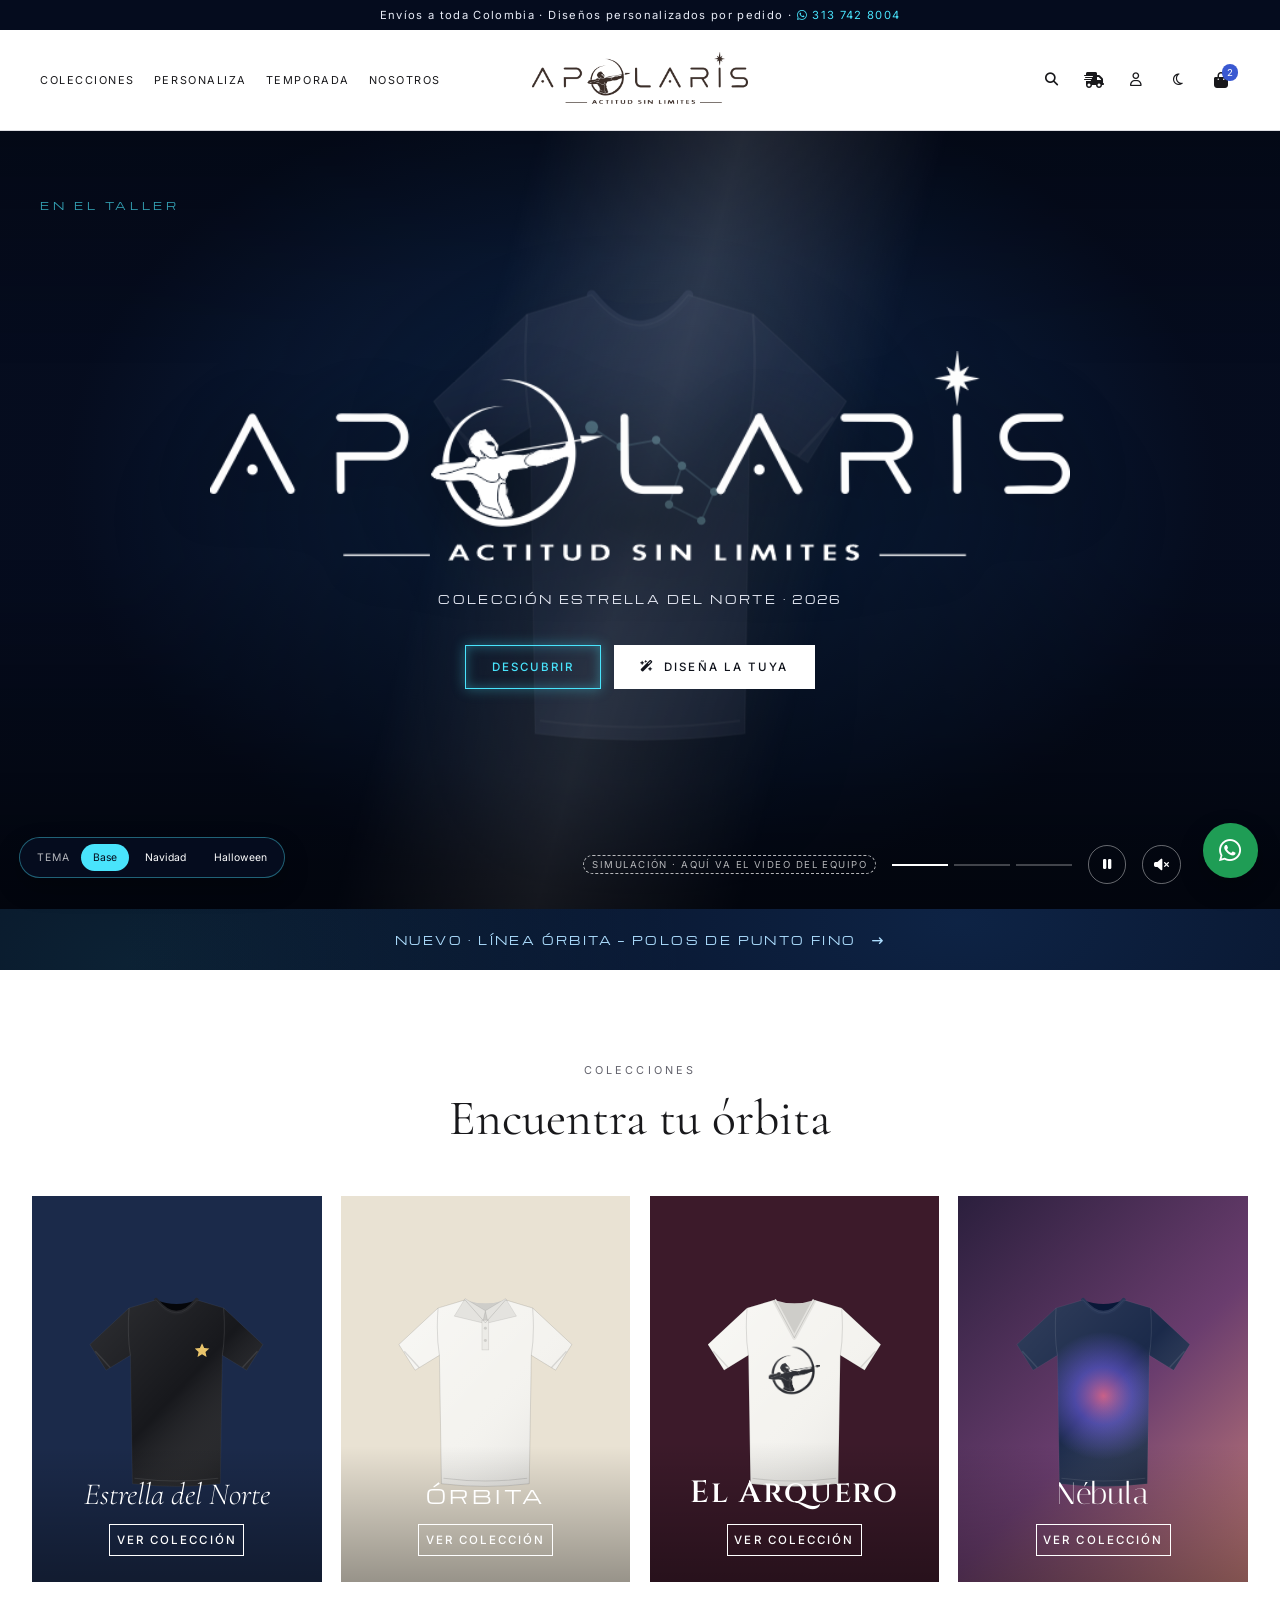
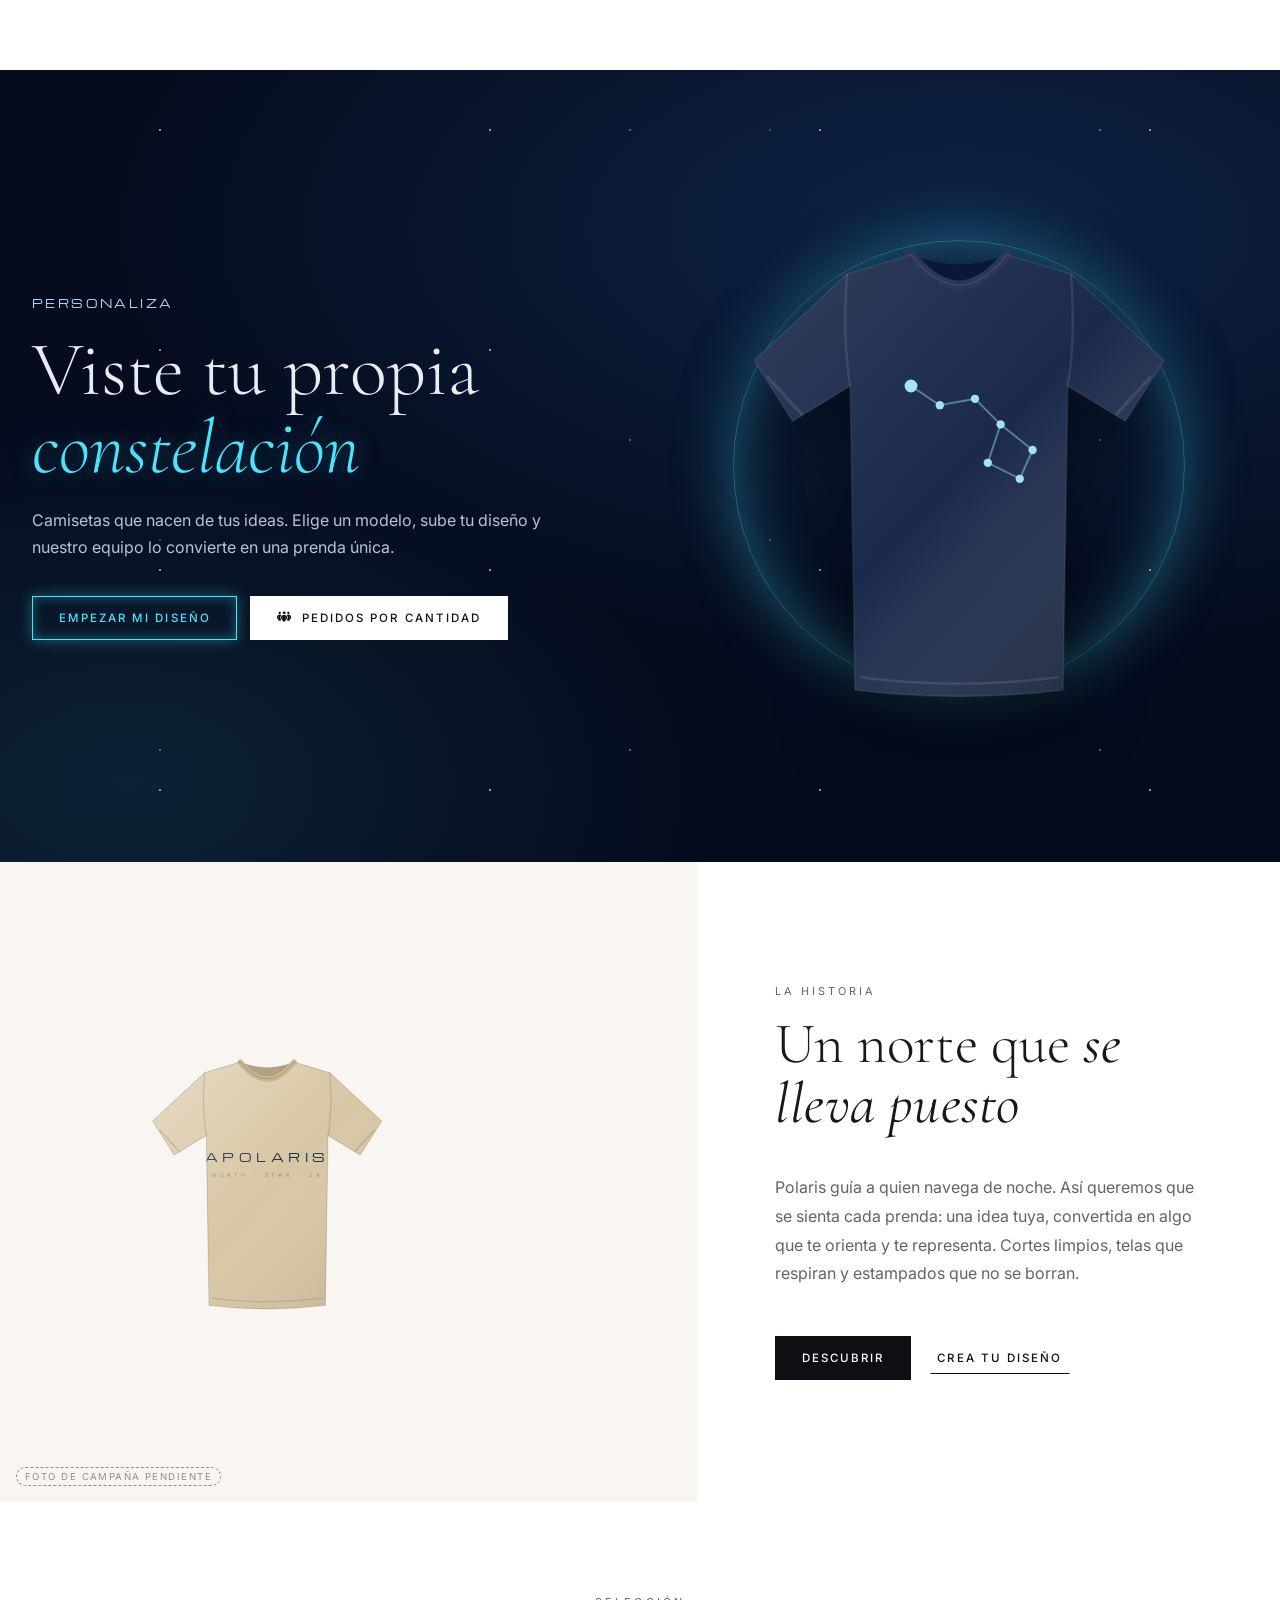
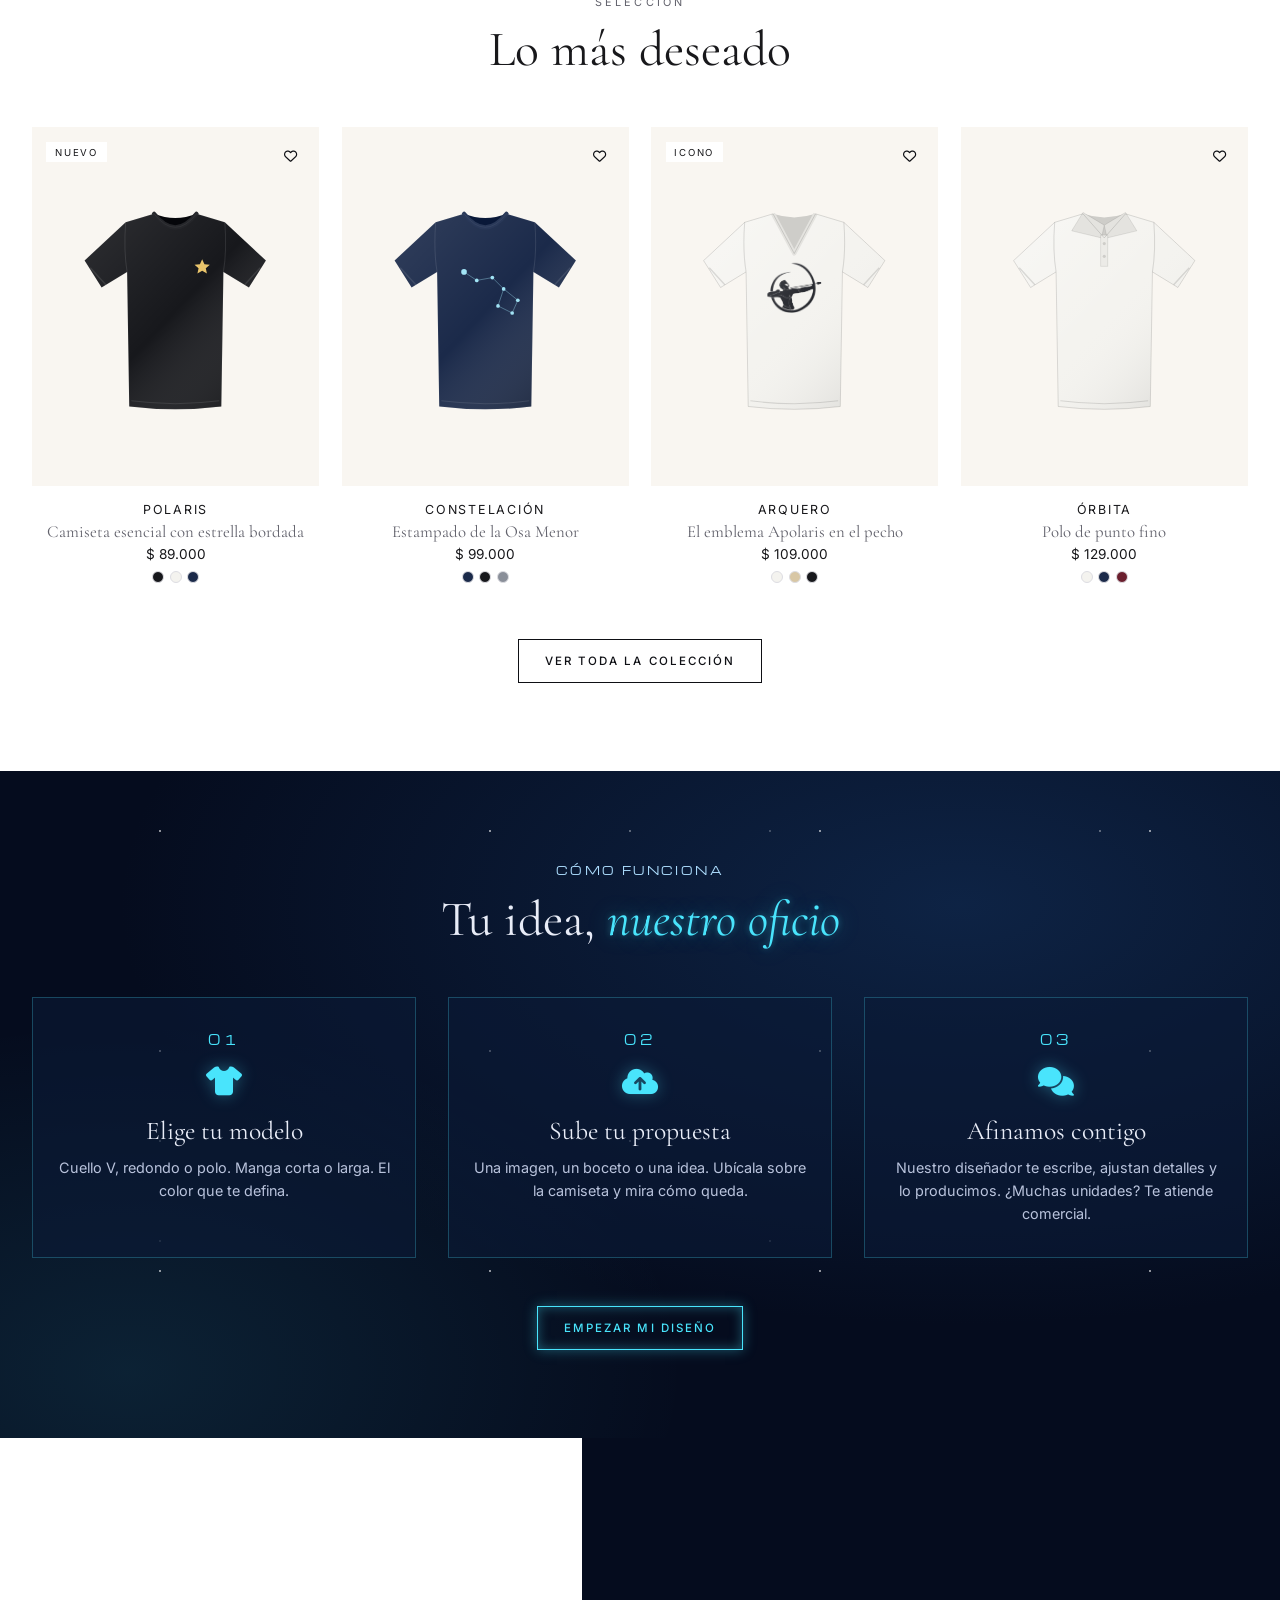
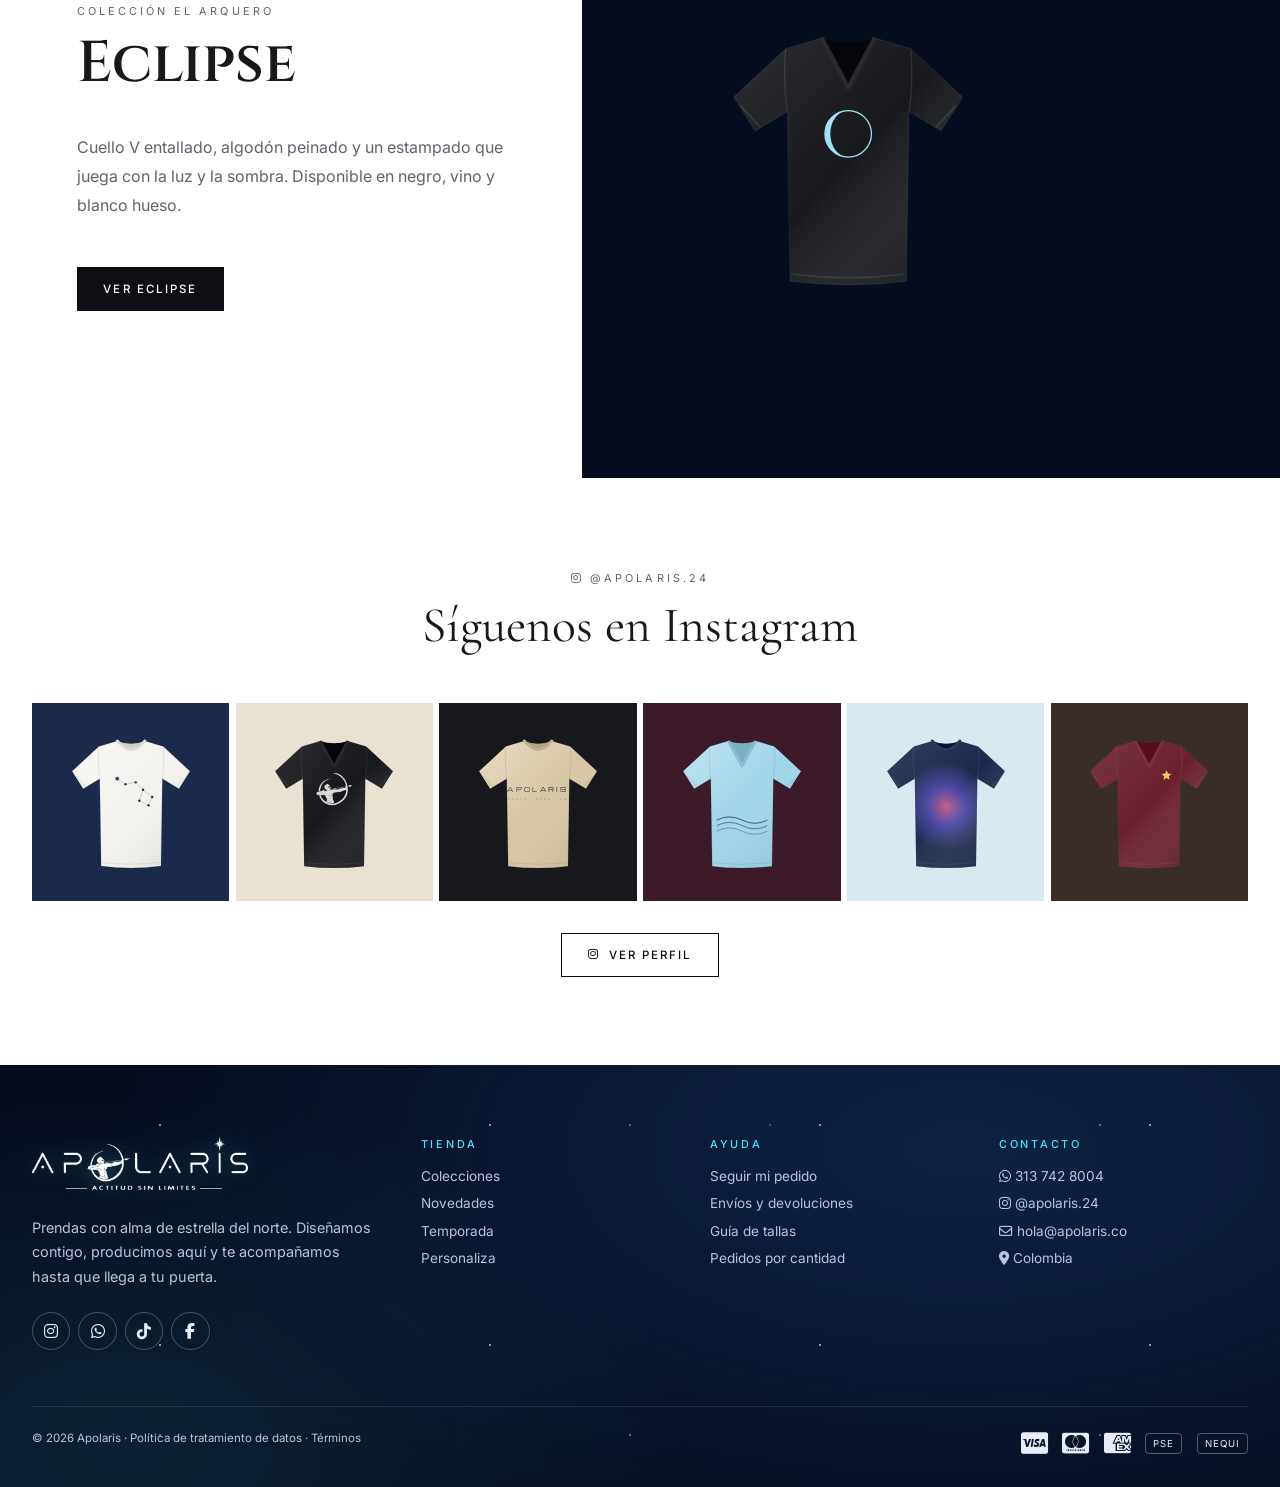
<file: index.html>
<!doctype html>
<html lang="es">
<head>
  <meta charset="utf-8">
  <meta name="viewport" content="width=device-width, initial-scale=1, viewport-fit=cover">
  <title>Apolaris · Tienda</title>
  <meta name="theme-color" content="#f1ede6">
  <link rel="icon" href="assets/icono.png">
  <link rel="manifest" href="manifest.webmanifest">
  <link rel="preconnect" href="https://fonts.googleapis.com">
  <link rel="preconnect" href="https://fonts.gstatic.com" crossorigin>
  <link href="https://fonts.googleapis.com/css2?family=Cormorant+Garamond:ital,wght@0,300;0,400;0,500;1,300;1,400&family=Inter:wght@300;400;500;600&family=Michroma&family=Cinzel:wght@400;600&family=Italiana&display=swap" rel="stylesheet">
  <link rel="stylesheet" href="https://cdnjs.cloudflare.com/ajax/libs/font-awesome/6.7.2/css/all.min.css">
  <link rel="stylesheet" href="assets/styles.css">
</head>
<body data-page="home">

  <!-- Hero tipo Cartier: video de marca a pantalla completa.
       En producción: <video autoplay muted loop playsinline poster="…"> con el video del equipo. -->
  <section class="hero-video" id="reel">
    <div class="reel" aria-hidden="true">
      <div class="shot shot-1 on">
        <span class="cap">En el taller</span>
        <div class="subject" data-shirt='{"color":"noche","neck":"redondo","print":"constelacion"}'></div>
      </div>
      <div class="shot shot-2">
        <span class="cap">Tu idea, trazo a trazo</span>
        <svg viewBox="0 0 400 260" fill="none">
          <path class="draw" d="M60,70 L120,110 L190,96 L250,150 L230,210 L300,228 L320,170 L250,150" stroke="var(--glow)" stroke-width="1.6"/>
          <g fill="var(--night-fg)">
            <circle class="pop" style="animation-delay:.3s" cx="60" cy="70" r="7"/>
            <circle class="pop" style="animation-delay:.9s" cx="120" cy="110" r="4.5"/>
            <circle class="pop" style="animation-delay:1.4s" cx="190" cy="96" r="4.5"/>
            <circle class="pop" style="animation-delay:1.9s" cx="250" cy="150" r="5"/>
            <circle class="pop" style="animation-delay:2.4s" cx="230" cy="210" r="4.5"/>
            <circle class="pop" style="animation-delay:2.9s" cx="300" cy="228" r="4.5"/>
            <circle class="pop" style="animation-delay:3.3s" cx="320" cy="170" r="5"/>
          </g>
        </svg>
      </div>
      <div class="shot shot-3">
        <span class="cap">Hecho en Colombia</span>
        <div class="row" id="parade"></div>
      </div>
    </div>
    <div class="shade"></div>
    <div class="overlay">
      <div>
        <span class="brand"><img src="assets/logo-blanco.png" alt="Apolaris · Actitud sin límites"></span>
        <span class="eyebrow display">Colección Estrella del Norte · 2026</span>
        <div class="ctas">
          <a class="btn btn-glow" href="coleccion.html">Descubrir</a>
          <a class="btn btn-light" href="personaliza.html"><i class="fa-solid fa-wand-magic-sparkles"></i> Diseña la tuya</a>
        </div>
      </div>
    </div>
    <div class="reel-ui">
      <div class="bars" id="bars"><span><i></i></span><span><i></i></span><span><i></i></span></div>
      <button class="ctrl" id="play" aria-label="Pausar video"><i class="fa-solid fa-pause"></i></button>
      <button class="ctrl" id="mute" aria-label="Activar sonido"><i class="fa-solid fa-volume-xmark"></i></button>
      <span class="mock-note">Simulación · aquí va el video del equipo</span>
    </div>
  </section>

  <!-- Banner de temporada (cambia con el tema) -->
  <section id="temporada">
    <a href="coleccion.html" class="season-banner base night" style="padding:1.4rem 1rem;place-items:center;text-align:center">
      <span class="eyebrow display">Nuevo · Línea Órbita — polos de punto fino <i class="fa-solid fa-arrow-right-long" style="margin-left:.6rem"></i></span>
    </a>
    <a href="coleccion.html" class="season-banner navidad" style="padding:1.4rem 1rem;place-items:center;text-align:center;background:#7d0f22;color:#fff">
      <span class="eyebrow display" style="color:#fff"><i class="fa-solid fa-gift"></i> &nbsp;Navidad Apolaris · regala una estrella — envío gratis desde $200.000</span>
    </a>
    <a href="coleccion.html" class="season-banner halloween" style="padding:1.4rem 1rem;place-items:center;text-align:center;background:#2a1238;color:#f7b267">
      <span class="eyebrow display" style="color:#f7b267"><i class="fa-solid fa-ghost"></i> &nbsp;Noche de Halloween · diseños de edición nocturna</span>
    </a>
  </section>

  <!-- Colecciones -->
  <section class="section">
    <div class="container">
      <div class="section-title">
        <span class="eyebrow">Colecciones</span>
        <h2>Encuentra tu órbita</h2>
      </div>
      <div class="tiles four" id="tiles"></div>
    </div>
  </section>

  <!-- Bloque «constelación» -->
  <section class="hero night">
    <div class="stars"></div>
    <div class="inner">
      <div>
        <span class="eyebrow display">Personaliza</span>
        <h1>Viste tu propia <em>constelación</em></h1>
        <p>Camisetas que nacen de tus ideas. Elige un modelo, sube tu diseño y nuestro equipo lo convierte en una prenda única.</p>
        <div style="display:flex;gap:.8rem;margin-top:2.2rem;flex-wrap:wrap" class="hero-ctas">
          <a class="btn btn-glow" href="personaliza.html">Empezar mi diseño</a>
          <a class="btn btn-light" data-wa="Hola, quiero cotizar camisetas por cantidad (equipo/empresa)"><i class="fa-solid fa-people-group"></i> Pedidos por cantidad</a>
        </div>
      </div>
      <div class="shirt-stage" data-shirt='{"color":"noche","neck":"redondo","print":"constelacion"}'></div>
    </div>
  </section>

  <!-- Editorial tipo «Love» -->
  <section class="editorial">
    <div class="media">
      <div style="width:62%" data-shirt='{"color":"arena","neck":"redondo","print":"texto"}'></div>
      <span class="mock-note" style="position:absolute;bottom:1rem;left:1rem;color:var(--muted-foreground)">Foto de campaña pendiente</span>
    </div>
    <div class="copy">
      <span class="eyebrow">La historia</span>
      <h2>Un norte que <em class="serif" style="font-style:italic">se lleva puesto</em></h2>
      <p>Polaris guía a quien navega de noche. Así queremos que se sienta cada prenda: una idea tuya, convertida en algo que te orienta y te representa. Cortes limpios, telas que respiran y estampados que no se borran.</p>
      <div style="display:flex;gap:1.2rem;margin-top:2rem;align-items:center;flex-wrap:wrap">
        <a class="btn btn-primary" href="coleccion.html">Descubrir</a>
        <a class="btn btn-ghost" href="personaliza.html">Crea tu diseño</a>
      </div>
    </div>
  </section>

  <!-- Productos destacados -->
  <section class="section">
    <div class="container">
      <div class="section-title">
        <span class="eyebrow">Selección</span>
        <h2>Lo más deseado</h2>
      </div>
      <div class="carousel" id="featured"></div>
      <div style="text-align:center;margin-top:2.5rem"><a class="btn btn-secondary" href="coleccion.html">Ver toda la colección</a></div>
    </div>
  </section>

  <!-- Diseña la tuya -->
  <section class="section night">
    <div class="stars"></div>
    <div class="container" style="position:relative;z-index:1">
      <div class="section-title">
        <span class="eyebrow display">Cómo funciona</span>
        <h2 style="color:var(--night-fg)">Tu idea, <span class="glow-text" style="font-style:italic">nuestro oficio</span></h2>
      </div>
      <div class="steps">
        <div class="step"><div class="num">01</div><i class="fa-solid fa-shirt"></i><h3>Elige tu modelo</h3><p>Cuello V, redondo o polo. Manga corta o larga. El color que te defina.</p></div>
        <div class="step"><div class="num">02</div><i class="fa-solid fa-cloud-arrow-up"></i><h3>Sube tu propuesta</h3><p>Una imagen, un boceto o una idea. Ubícala sobre la camiseta y mira cómo queda.</p></div>
        <div class="step"><div class="num">03</div><i class="fa-solid fa-comments"></i><h3>Afinamos contigo</h3><p>Nuestro diseñador te escribe, ajustan detalles y lo producimos. ¿Muchas unidades? Te atiende comercial.</p></div>
      </div>
      <div style="text-align:center;margin-top:3rem"><a class="btn btn-glow" href="personaliza.html">Empezar mi diseño</a></div>
    </div>
  </section>

  <!-- Editorial invertido -->
  <section class="editorial reverse">
    <div class="media" style="background:var(--night)">
      <div style="width:62%" data-shirt='{"color":"negro","neck":"v","print":"eclipse"}'></div>
    </div>
    <div class="copy">
      <span class="eyebrow">Colección El Arquero</span>
      <h2 style="font-family:'Cinzel',serif;font-weight:600">Eclipse</h2>
      <p>Cuello V entallado, algodón peinado y un estampado que juega con la luz y la sombra. Disponible en negro, vino y blanco hueso.</p>
      <div style="margin-top:2rem"><a class="btn btn-primary" href="producto.html?p=eclipse">Ver Eclipse</a></div>
    </div>
  </section>

  <!-- Instagram -->
  <section class="section">
    <div class="container">
      <div class="section-title">
        <span class="eyebrow"><i class="fa-brands fa-instagram"></i> @apolaris.24</span>
        <h2>Síguenos en Instagram</h2>
      </div>
      <div class="insta" id="insta"></div>
      <div style="text-align:center;margin-top:2rem"><a class="btn btn-secondary" href="https://www.instagram.com/apolaris.24/" target="_blank" rel="noopener"><i class="fa-brands fa-instagram"></i> Ver perfil</a></div>
    </div>
  </section>

  <script src="assets/app.js"></script>
  <script>
    window.pageInit = () => {
      // Colecciones: cada una con su tipografía
      document.getElementById('tiles').innerHTML = COLLECTIONS.map((c) => `
        <a class="tile" href="coleccion.html?c=${c.id}" style="background:${c.bg}">
          <div class="art">${shirtSVG({ color: c.look[0], print: c.look[1], neck: c.look[2] })}</div>
          <div class="caption"><h3>${collectionTitle(c, 'color:#fff')}</h3><span class="btn-ghost btn" style="color:#fff;border-color:#fff">Ver colección</span></div>
        </a>`).join('');

      document.getElementById('featured').innerHTML = PRODUCTS.map((p) => productCard(p)).join('');
      const bgs = ['#1b2a4a', '#e9e2d3', '#17181c', '#3c1a2a', '#d8e9ef', '#3a2d28'];
      const looks = [['blanco', 'constelacion'], ['negro', 'arquero'], ['arena', 'texto'], ['cielo', 'ondas'], ['noche', 'nebula'], ['vino', 'estrella']];
      document.getElementById('insta').innerHTML = looks.map(([c, pr], i) =>
        `<a href="https://www.instagram.com/apolaris.24/" target="_blank" rel="noopener" style="background:${bgs[i]}">${shirtSVG({ color: c, print: pr, neck: i % 2 ? 'v' : 'redondo' })}</a>`).join('');

      // Video simulado: tres tomas que se alternan, con barras de progreso, pausa y sonido
      document.getElementById('parade').innerHTML = [['blanco', 'arquero', 'v'], ['negro', 'estrella', 'redondo'], ['arena', 'texto', 'redondo'], ['vino', 'none', 'polo'], ['cielo', 'ondas', 'v']]
        .map(([c, p, n]) => `<div>${shirtSVG({ color: c, print: p, neck: n })}</div>`).join('');
      const reel = document.getElementById('reel');
      const shots = [...reel.querySelectorAll('.shot')];
      const bars = [...document.querySelectorAll('#bars span')];
      let i = 0;
      let timer;
      const restart = (el) => { el.style.animation = 'none'; void el.offsetWidth; el.style.animation = ''; };
      const show = (n) => {
        i = n % shots.length;
        shots.forEach((s, k) => {
          s.classList.toggle('on', k === i);
          if (k === i) s.querySelectorAll('.subject, .row, .draw, .pop').forEach(restart);
        });
        bars.forEach((b, k) => {
          b.classList.toggle('done', k < i);
          b.classList.toggle('on', k === i);
          restart(b.querySelector('i'));
        });
      };
      const play = () => { clearInterval(timer); timer = setInterval(() => show(i + 1), 6000); };
      show(0);
      play();
      document.getElementById('play').addEventListener('click', (e) => {
        const paused = reel.classList.toggle('paused');
        e.currentTarget.innerHTML = paused ? '<i class="fa-solid fa-play"></i>' : '<i class="fa-solid fa-pause"></i>';
        e.currentTarget.setAttribute('aria-label', paused ? 'Reproducir video' : 'Pausar video');
        paused ? clearInterval(timer) : play();
      });
      document.getElementById('mute').addEventListener('click', (e) => {
        const icon = e.currentTarget.querySelector('i');
        icon.classList.toggle('fa-volume-xmark');
        icon.classList.toggle('fa-volume-high');
      });
    };
  </script>
</body>
</html>
</file>
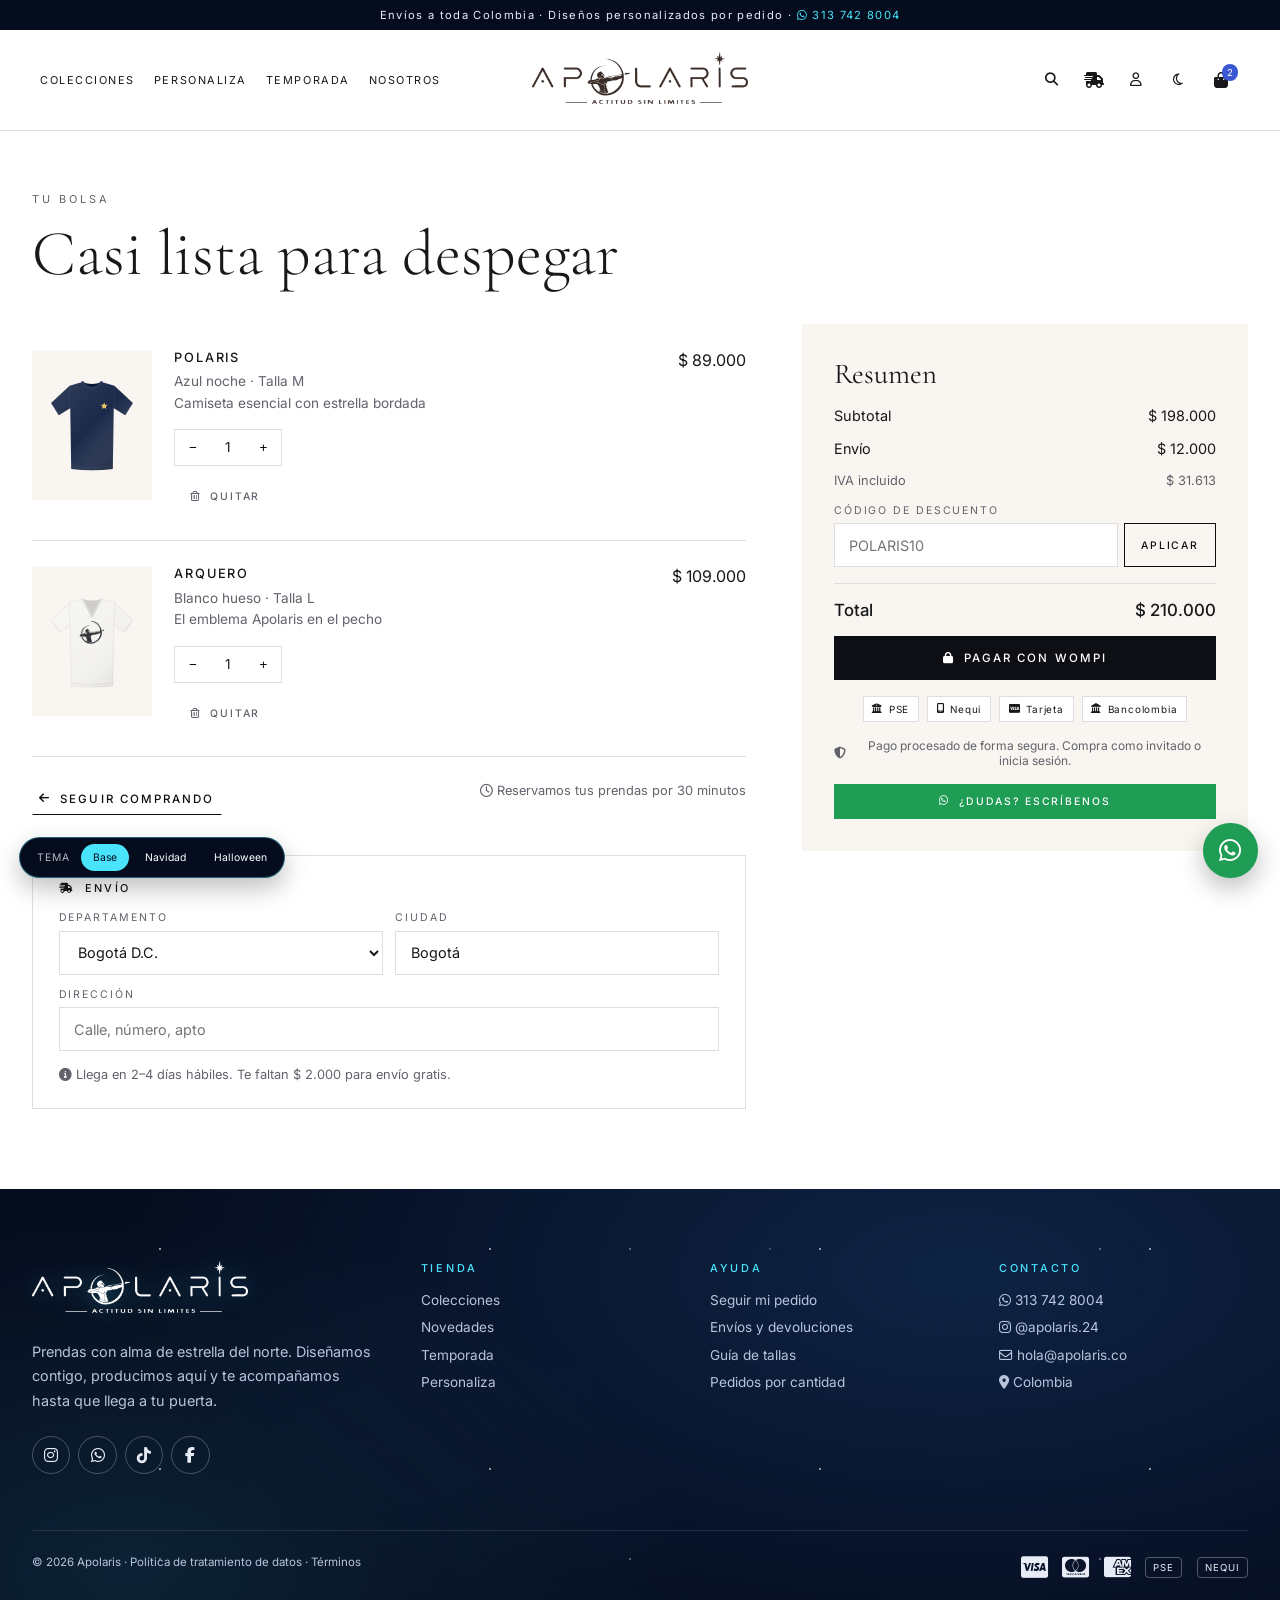
<file: carrito.html>
<!doctype html>
<html lang="es">
<head>
  <meta charset="utf-8">
  <meta name="viewport" content="width=device-width, initial-scale=1, viewport-fit=cover">
  <title>Bolsa · Apolaris</title>
  <meta name="theme-color" content="#0f1630">
  <link rel="icon" href="assets/icono.png">
  <link rel="manifest" href="manifest.webmanifest">
  <link rel="preconnect" href="https://fonts.googleapis.com">
  <link rel="preconnect" href="https://fonts.gstatic.com" crossorigin>
  <link href="https://fonts.googleapis.com/css2?family=Cormorant+Garamond:ital,wght@0,300;0,400;0,500;1,300;1,400&family=Inter:wght@300;400;500;600&family=Michroma&family=Cinzel:wght@400;600&family=Italiana&display=swap" rel="stylesheet">
  <link rel="stylesheet" href="https://cdnjs.cloudflare.com/ajax/libs/font-awesome/6.7.2/css/all.min.css">
  <link rel="stylesheet" href="assets/styles.css">
</head>
<body data-page="carrito">

  <div class="container">
    <section class="collection-hero" style="padding:3.5rem 0 2rem;text-align:left">
      <span class="eyebrow">Tu bolsa</span>
      <h1 style="margin:.5rem 0 0">Casi lista para despegar</h1>
    </section>

    <div class="cart">
      <div>
        <div id="lines"></div>
        <div style="display:flex;justify-content:space-between;gap:1rem;margin-top:1.6rem;flex-wrap:wrap">
          <a class="btn btn-ghost" href="coleccion.html"><i class="fa-solid fa-arrow-left"></i> Seguir comprando</a>
          <span style="font-size:.8rem;color:var(--muted-foreground)"><i class="fa-regular fa-clock"></i> Reservamos tus prendas por 30 minutos</span>
        </div>

        <div class="box" style="margin-top:2.5rem">
          <h3><i class="fa-solid fa-truck-fast"></i> &nbsp;Envío</h3>
          <div style="display:grid;grid-template-columns:1fr 1fr;gap:.8rem">
            <div class="field"><label for="dep">Departamento</label>
              <select class="select" id="dep"><option>Bogotá D.C.</option><option>Antioquia</option><option>Valle del Cauca</option><option>Atlántico</option><option>Santander</option></select></div>
            <div class="field"><label for="ciu">Ciudad</label><input class="input" id="ciu" value="Bogotá"></div>
            <div class="field" style="grid-column:1/-1"><label for="dir">Dirección</label><input class="input" id="dir" placeholder="Calle, número, apto"></div>
          </div>
          <p style="font-size:.8rem;color:var(--muted-foreground);margin:1rem 0 0" id="zone-msg"></p>
        </div>
      </div>

      <aside class="summary">
        <h2>Resumen</h2>
        <div class="row"><span>Subtotal</span><span id="sub"></span></div>
        <div class="row"><span>Envío</span><span id="ship"></span></div>
        <div class="row" style="color:var(--muted-foreground);font-size:.8rem"><span>IVA incluido</span><span id="iva"></span></div>
        <div class="field"><label for="cupon">Código de descuento</label>
          <div style="display:flex;gap:.4rem"><input class="input" id="cupon" placeholder="POLARIS10"><button class="btn btn-secondary btn-sm" style="height:2.75rem">Aplicar</button></div></div>
        <div class="row total"><span>Total</span><span id="total"></span></div>
        <button class="btn btn-primary btn-block" onclick="pay(this)"><i class="fa-solid fa-lock"></i> Pagar con Wompi</button>
        <div class="methods"><span><i class="fa-solid fa-building-columns"></i> PSE</span><span><i class="fa-solid fa-mobile-screen"></i> Nequi</span><span><i class="fa-brands fa-cc-visa"></i> Tarjeta</span><span><i class="fa-solid fa-landmark"></i> Bancolombia</span></div>
        <div class="secure"><i class="fa-solid fa-shield-halved"></i> Pago procesado de forma segura. Compra como invitado o inicia sesión.</div>
        <a class="btn btn-wa btn-block btn-sm" data-wa="Hola, tengo una pregunta antes de pagar mi pedido"><i class="fa-brands fa-whatsapp"></i> ¿Dudas? Escríbenos</a>
      </aside>
    </div>
  </div>

  <script src="assets/app.js"></script>
  <script>
    const LINES = [
      { p: PRODUCTS[0], color: 'noche', size: 'M', qty: 1 },
      { p: PRODUCTS[2], color: 'blanco', size: 'L', qty: 1 },
    ];
    const SHIP = { 'Bogotá D.C.': 12000, Antioquia: 15000, 'Valle del Cauca': 15000, Atlántico: 18000, Santander: 16000 };
    function renderCart() {
      document.getElementById('lines').innerHTML = LINES.map((l, i) => `
        <div class="cart-line">
          <a class="thumb" href="producto.html?p=${l.p.id}">${shirtSVG({ color: l.color, neck: l.p.neck, sleeve: l.p.sleeve, print: l.p.print })}</a>
          <div>
            <h3>${l.p.name}</h3>
            <div class="meta">${COLORS[l.color].name} · Talla ${l.size}<br>${l.p.desc}</div>
            <div class="qty"><button aria-label="Menos" onclick="setQty(${i},-1)">−</button><span>${l.qty}</span><button aria-label="Más" onclick="setQty(${i},1)">+</button></div>
            <div><button class="btn btn-ghost btn-sm" style="margin-top:.8rem;border:0;color:var(--muted-foreground)" onclick="LINES.splice(${i},1);renderCart()"><i class="fa-regular fa-trash-can"></i> Quitar</button></div>
          </div>
          <div class="line-price">${cop.format(l.p.price * l.qty)}</div>
        </div>`).join('') || '<p style="padding:3rem 0;text-align:center;color:var(--muted-foreground)">Tu bolsa está vacía.</p>';
      const sub = LINES.reduce((a, l) => a + l.p.price * l.qty, 0);
      const dep = document.getElementById('dep').value;
      const ship = sub >= 200000 || !sub ? 0 : SHIP[dep];
      document.getElementById('sub').textContent = cop.format(sub);
      document.getElementById('ship').textContent = ship ? cop.format(ship) : 'Gratis';
      document.getElementById('iva').textContent = cop.format(Math.round(sub - sub / 1.19));
      document.getElementById('total').textContent = cop.format(sub + ship);
      document.getElementById('zone-msg').innerHTML = ship
        ? `<i class="fa-solid fa-circle-info"></i> Llega en 2–4 días hábiles. Te faltan ${cop.format(200000 - sub)} para envío gratis.`
        : '<i class="fa-solid fa-gift"></i> ¡Tienes envío gratis! Llega en 2–4 días hábiles.';
      document.querySelectorAll('[data-cart-count]').forEach((el) => (el.textContent = LINES.reduce((a, l) => a + l.qty, 0)));
    }
    function setQty(i, d) { LINES[i].qty = Math.max(1, LINES[i].qty + d); renderCart(); }
    function pay(btn) {
      btn.innerHTML = '<i class="fa-solid fa-spinner fa-spin"></i> Conectando con Wompi…';
      setTimeout(() => { location.href = 'seguimiento.html?nuevo=1'; }, 1400);
    }
    window.pageInit = () => {
      document.getElementById('dep').addEventListener('change', renderCart);
      renderCart();
    };
  </script>
</body>
</html>
</file>
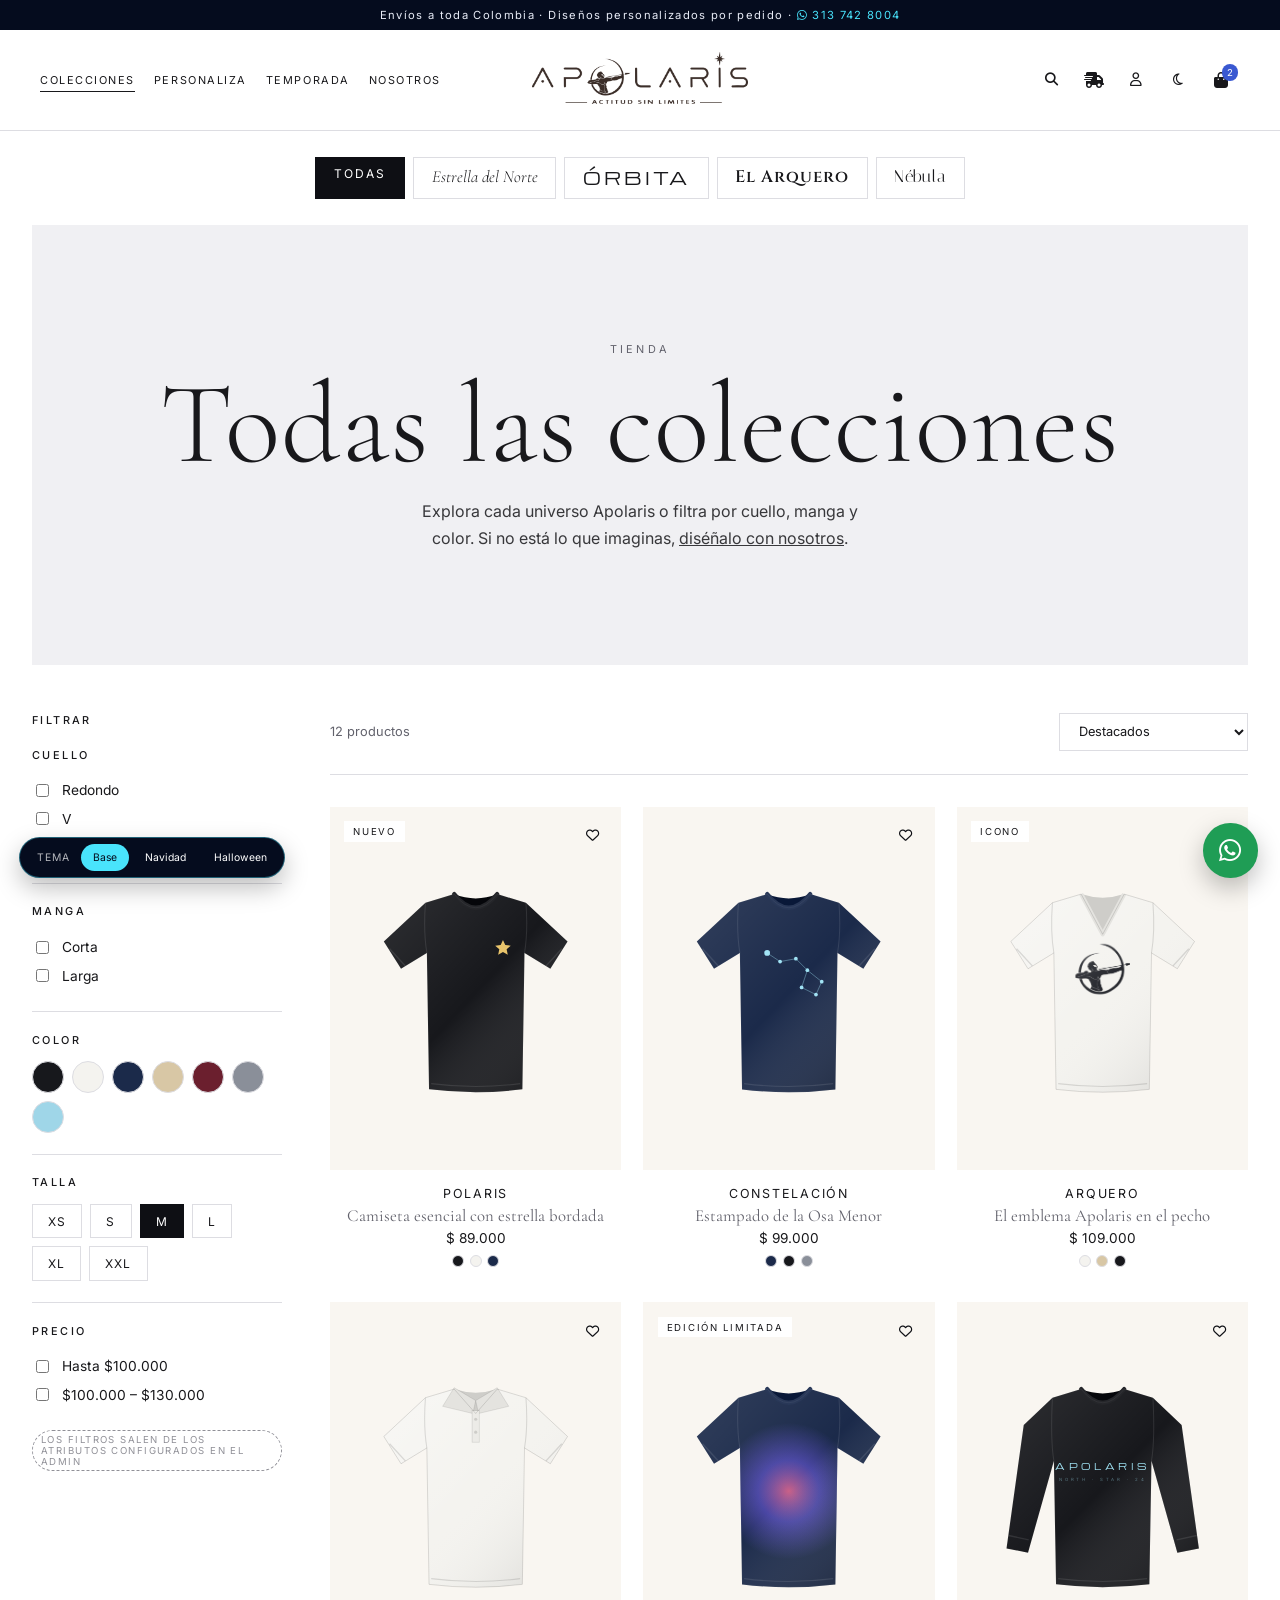
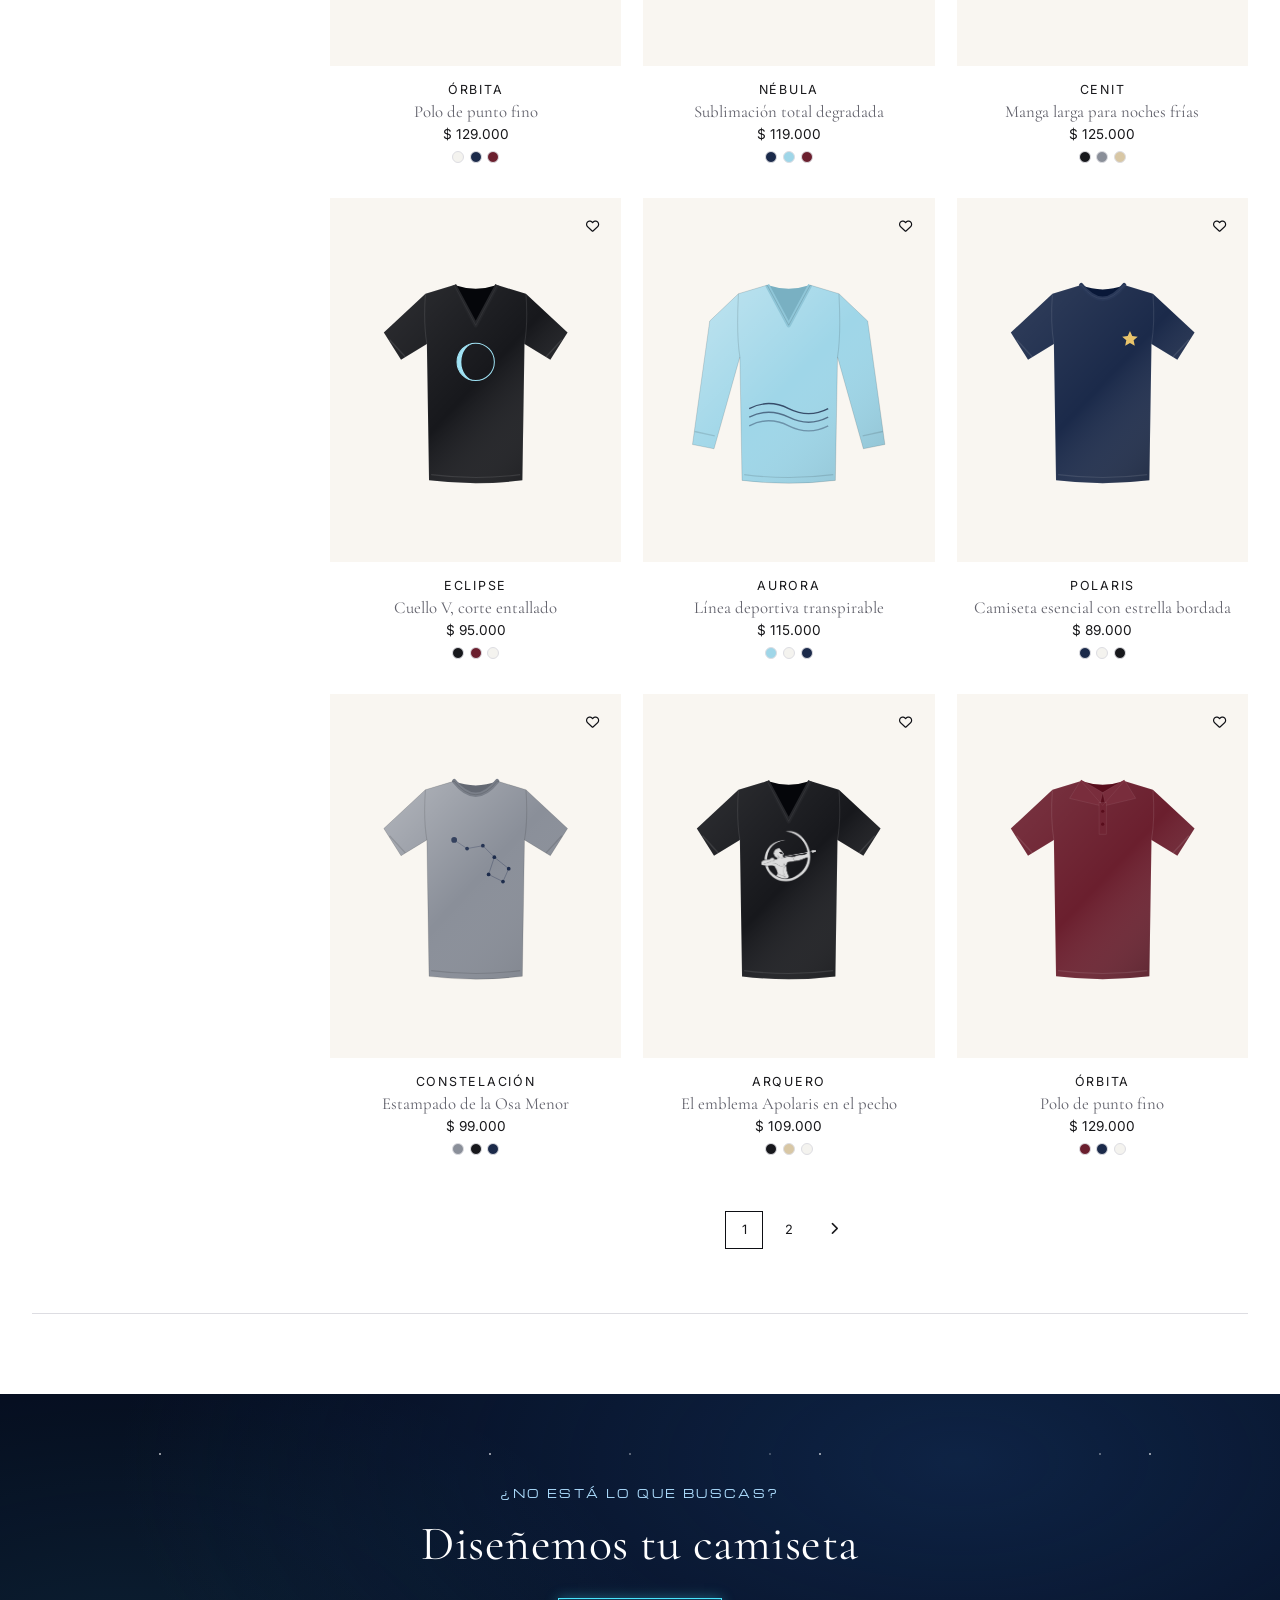
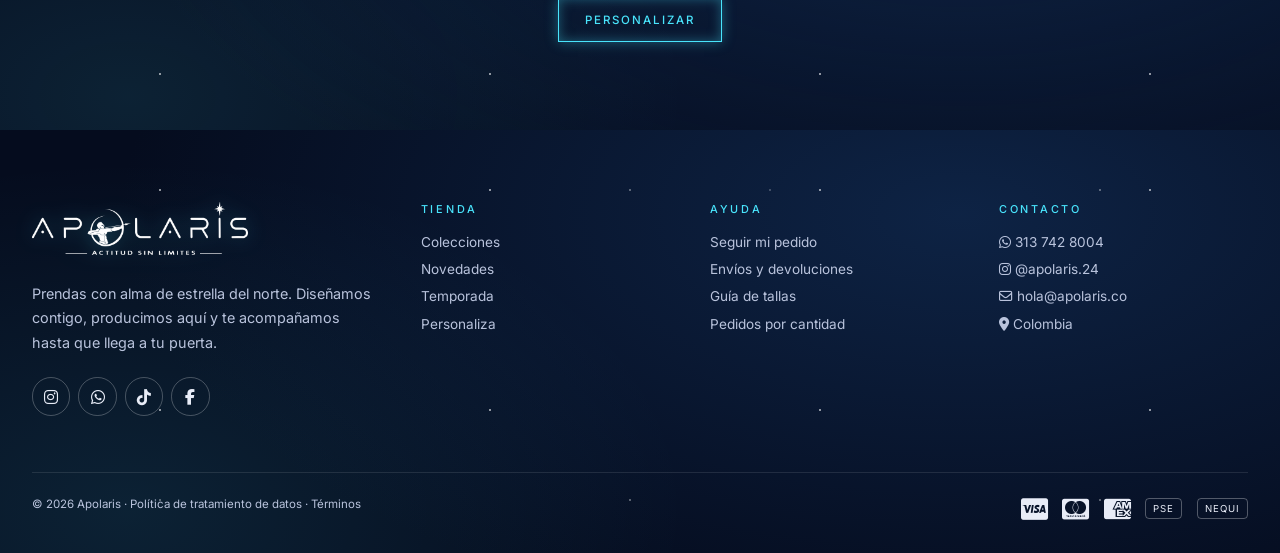
<file: coleccion.html>
<!doctype html>
<html lang="es">
<head>
  <meta charset="utf-8">
  <meta name="viewport" content="width=device-width, initial-scale=1, viewport-fit=cover">
  <title>Colecciones · Apolaris</title>
  <meta name="theme-color" content="#0f1630">
  <link rel="icon" href="assets/icono.png">
  <link rel="manifest" href="manifest.webmanifest">
  <link rel="preconnect" href="https://fonts.googleapis.com">
  <link rel="preconnect" href="https://fonts.gstatic.com" crossorigin>
  <link href="https://fonts.googleapis.com/css2?family=Cormorant+Garamond:ital,wght@0,300;0,400;0,500;1,300;1,400&family=Inter:wght@300;400;500;600&family=Michroma&family=Cinzel:wght@400;600&family=Italiana&display=swap" rel="stylesheet">
  <link rel="stylesheet" href="https://cdnjs.cloudflare.com/ajax/libs/font-awesome/6.7.2/css/all.min.css">
  <link rel="stylesheet" href="assets/styles.css">
</head>
<body data-page="coleccion">

  <nav class="col-tabs" id="tabs" aria-label="Colecciones"></nav>
  <div class="container"><section class="col-hero" id="col-hero"></section></div>

  <div class="container">
    <div class="collection-layout">
      <aside class="filters" id="filters" aria-label="Filtros">
        <div style="display:flex;justify-content:space-between;align-items:center">
          <h3 style="margin:0">Filtrar</h3>
          <button class="icon-btn filter-open" aria-label="Cerrar filtros" onclick="document.getElementById('filters').classList.remove('open')"><i class="fa-solid fa-xmark"></i></button>
        </div>
        <div class="group">
          <h3>Cuello</h3>
          <label class="check"><input type="checkbox" data-f="neck" value="redondo"> Redondo</label>
          <label class="check"><input type="checkbox" data-f="neck" value="v"> V</label>
          <label class="check"><input type="checkbox" data-f="neck" value="polo"> Polo</label>
        </div>
        <div class="group">
          <h3>Manga</h3>
          <label class="check"><input type="checkbox" data-f="sleeve" value="corta"> Corta</label>
          <label class="check"><input type="checkbox" data-f="sleeve" value="larga"> Larga</label>
        </div>
        <div class="group">
          <h3>Color</h3>
          <div class="chips" id="color-filter"></div>
        </div>
        <div class="group">
          <h3>Talla</h3>
          <div class="chips">
            <button class="chip">XS</button><button class="chip">S</button><button class="chip on">M</button><button class="chip">L</button><button class="chip">XL</button><button class="chip">XXL</button>
          </div>
        </div>
        <div class="group" style="border:0">
          <h3>Precio</h3>
          <label class="check"><input type="checkbox"> Hasta $100.000</label>
          <label class="check"><input type="checkbox"> $100.000 – $130.000</label>
        </div>
        <span class="mock-note" style="color:var(--muted-foreground)">Los filtros salen de los atributos configurados en el admin</span>
      </aside>

      <div>
        <div class="toolbar">
          <button class="btn btn-secondary btn-sm filter-open" onclick="document.getElementById('filters').classList.add('open')"><i class="fa-solid fa-sliders"></i> Filtrar</button>
          <span class="count" id="count"></span>
          <select class="select" style="width:auto;height:2.4rem;font-size:.8rem" aria-label="Ordenar">
            <option>Destacados</option><option>Novedades</option><option>Precio: menor a mayor</option><option>Precio: mayor a menor</option>
          </select>
        </div>
        <div class="products three" id="grid"></div>
        <nav class="pager" aria-label="Paginación"><a href="#" class="on">1</a><a href="#">2</a><a href="#"><i class="fa-solid fa-chevron-right"></i></a></nav>
      </div>
    </div>
    <nav class="col-next" id="col-next" aria-label="Otras colecciones"></nav>
  </div>

  <section class="section night" style="margin-top:5rem">
    <div class="stars"></div>
    <div class="container" style="text-align:center;position:relative;z-index:1">
      <span class="eyebrow display">¿No está lo que buscas?</span>
      <h2 class="serif" style="font-size:clamp(2rem,4vw,3rem);margin:.8rem 0 1.6rem;color:#fff">Diseñemos tu camiseta</h2>
      <a class="btn btn-glow" href="personaliza.html">Personalizar</a>
    </div>
  </section>

  <script src="assets/app.js"></script>
  <script>
    window.pageInit = () => {
      const cid = new URLSearchParams(location.search).get('c');
      const col = COLLECTIONS.find((c) => c.id === cid);
      const idx = col ? COLLECTIONS.indexOf(col) : -1;
      const pool = [...PRODUCTS, ...PRODUCTS.map((p) => ({ ...p, colors: [...p.colors].reverse(), tag: undefined }))];
      const all = col ? pool.filter((p) => p.col === col.id) : pool.slice(0, 12);

      // Tabs: cada colección con su propia letra
      document.getElementById('tabs').innerHTML =
        `<a href="coleccion.html" class="${col ? '' : 'on'}" style="font-family:var(--font-sans);font-size:.75rem;letter-spacing:.18em;text-transform:uppercase">Todas</a>` +
        COLLECTIONS.map((c) => `<a href="coleccion.html?c=${c.id}" class="${c === col ? 'on' : ''}">${collectionTitle(c, 'font-size:1.05rem')}</a>`).join('');

      // Cabecera grande de la colección
      const hero = document.getElementById('col-hero');
      if (col) {
        document.title = `${col.name} · Apolaris`;
        hero.style.background = col.bg;
        hero.style.color = col.fg;
        hero.innerHTML = `
          <span class="num">${String(idx + 1).padStart(2, '0')} / ${String(COLLECTIONS.length).padStart(2, '0')}</span>
          <div class="copy"><span class="eyebrow" style="color:inherit;opacity:.8">Colección</span>
            <h1>${collectionTitle(col, col.id === 'orbita' ? 'font-size:.55em' : '')}</h1><p>${col.tagline}.</p></div>
          <div class="art">${shirtSVG({ color: col.look[0], print: col.look[1], neck: col.look[2] })}</div>`;
        const prev = COLLECTIONS[(idx - 1 + COLLECTIONS.length) % COLLECTIONS.length];
        const next = COLLECTIONS[(idx + 1) % COLLECTIONS.length];
        document.getElementById('col-next').innerHTML = `
          <a href="coleccion.html?c=${prev.id}"><span class="eyebrow"><i class="fa-solid fa-arrow-left-long"></i> Colección anterior</span><span class="t">${collectionTitle(prev)}</span></a>
          <a href="coleccion.html?c=${next.id}"><span class="eyebrow">Siguiente colección <i class="fa-solid fa-arrow-right-long"></i></span><span class="t">${collectionTitle(next)}</span></a>`;
      } else {
        hero.style.background = 'var(--muted)';
        hero.style.gridTemplateColumns = '1fr';
        hero.innerHTML = `<div class="copy" style="text-align:center"><span class="eyebrow">Tienda</span>
          <h1 class="serif" style="font-weight:300">Todas las colecciones</h1>
          <p style="margin:0 auto">Explora cada universo Apolaris o filtra por cuello, manga y color. Si no está lo que imaginas, <a href="personaliza.html" style="text-decoration:underline">diséñalo con nosotros</a>.</p></div>`;
      }
      const colorBox = document.getElementById('color-filter');
      colorBox.innerHTML = Object.entries(COLORS).map(([k, c]) =>
        `<button class="color-dot" data-c="${k}" title="${c.name}" aria-label="${c.name}" style="background:${c.hex}"></button>`).join('');
      const selected = { neck: new Set(), sleeve: new Set(), color: new Set() };
      const render = () => {
        const list = all.filter((p) =>
          (!selected.neck.size || selected.neck.has(p.neck)) &&
          (!selected.sleeve.size || selected.sleeve.has(p.sleeve)) &&
          (!selected.color.size || p.colors.some((c) => selected.color.has(c))));
        document.getElementById('grid').innerHTML = list.map((p) => {
          const c = p.colors.find((x) => selected.color.has(x)) ?? p.colors[0];
          return productCard(p, c);
        }).join('') || '<p style="grid-column:1/-1;text-align:center;color:var(--muted-foreground)">Sin resultados con esos filtros.</p>';
        document.getElementById('count').textContent = `${list.length} productos`;
      };
      document.querySelectorAll('[data-f]').forEach((i) => i.addEventListener('change', () => {
        i.checked ? selected[i.dataset.f].add(i.value) : selected[i.dataset.f].delete(i.value);
        render();
      }));
      colorBox.querySelectorAll('.color-dot').forEach((b) => b.addEventListener('click', () => {
        b.classList.toggle('on');
        b.classList.contains('on') ? selected.color.add(b.dataset.c) : selected.color.delete(b.dataset.c);
        render();
      }));
      document.querySelectorAll('.filters .chips .chip').forEach((b) => b.addEventListener('click', () => b.classList.toggle('on')));
      render();
    };
  </script>
</body>
</html>
</file>
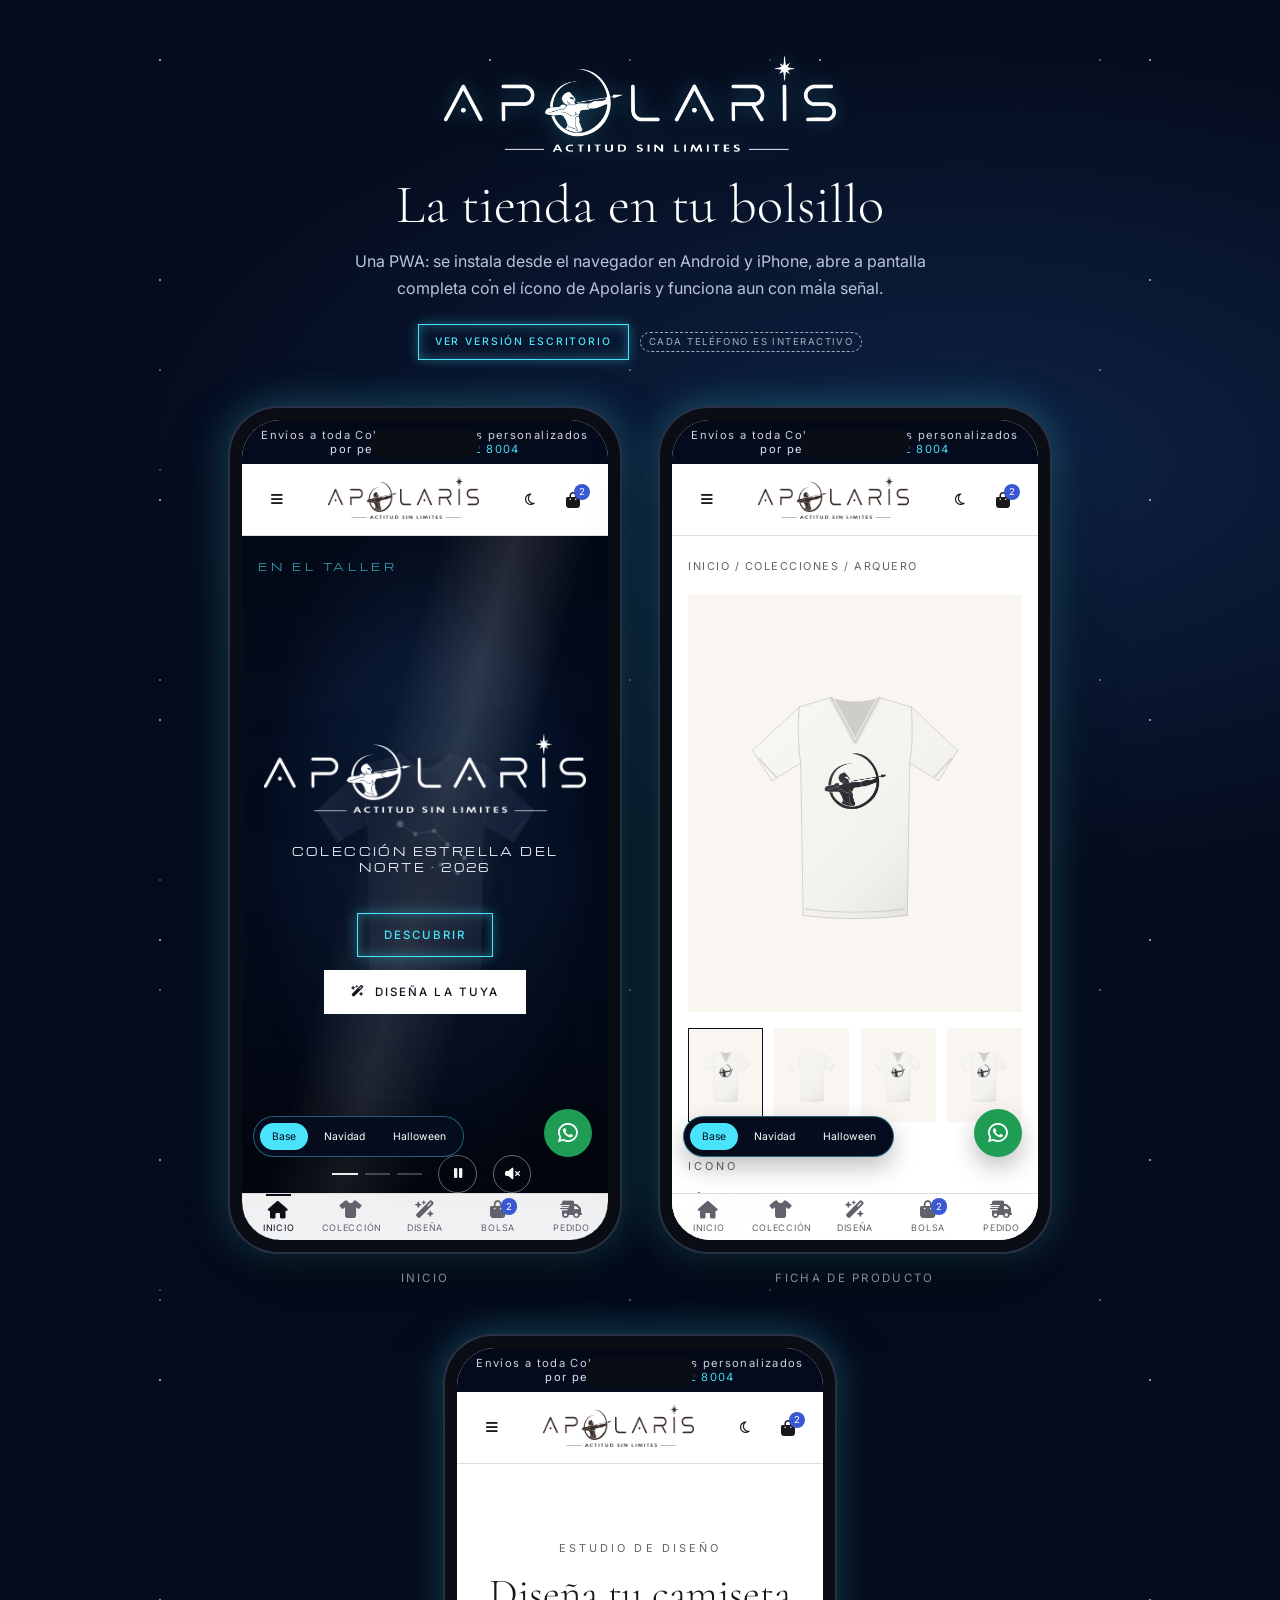
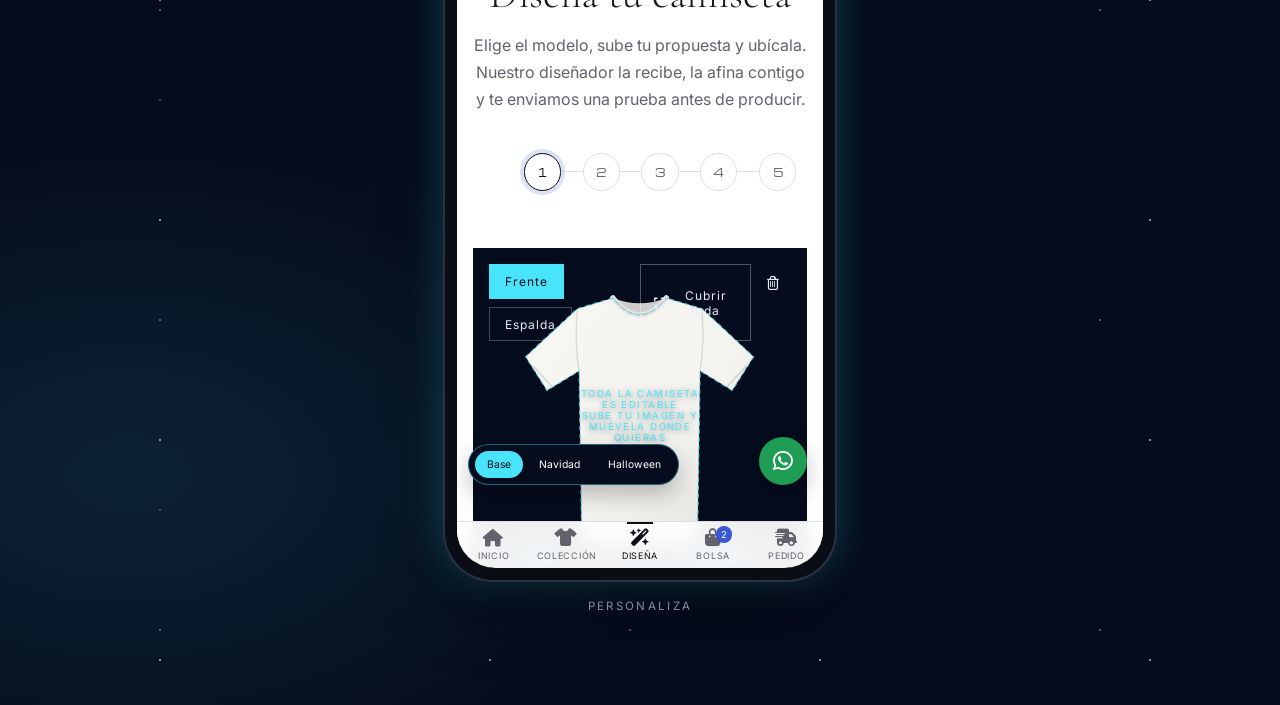
<file: movil.html>
<!doctype html>
<html lang="es">
<head>
  <meta charset="utf-8">
  <meta name="viewport" content="width=device-width, initial-scale=1">
  <title>Apolaris en el móvil</title>
  <link rel="icon" href="assets/icono.png">
  <link rel="preconnect" href="https://fonts.googleapis.com">
  <link rel="preconnect" href="https://fonts.gstatic.com" crossorigin>
  <link href="https://fonts.googleapis.com/css2?family=Cormorant+Garamond:ital,wght@0,300;0,400;0,500;1,300;1,400&family=Inter:wght@300;400;500;600&family=Michroma&family=Cinzel:wght@400;600&family=Italiana&display=swap" rel="stylesheet">
  <link rel="stylesheet" href="https://cdnjs.cloudflare.com/ajax/libs/font-awesome/6.7.2/css/all.min.css">
  <link rel="stylesheet" href="assets/styles.css">
  <style>
    body { padding-bottom: 0 !important; overflow-x: hidden !important; overflow-y: auto !important; }
    .head { text-align: center; padding: 3.5rem 1rem 1rem; position: relative; z-index: 1; }
    .head h1 { font-family: var(--font-serif); font-weight: 300; font-size: clamp(2.2rem, 5vw, 3.4rem); margin: 1rem 0 .6rem; color: #fff; }
    .head p { color: var(--night-muted); max-width: 36rem; margin: 0 auto 1.4rem; line-height: 1.7; }
    .head .links { display: flex; gap: .7rem; justify-content: center; flex-wrap: wrap; }
  </style>
</head>
<body class="night" style="min-height:100vh">
  <div class="stars"></div>
  <div class="head">
    <a href="index.html"><span class="brand lg glow"><img src="assets/logo-blanco.png" alt="Apolaris · Actitud sin límites"></span></a>
    <h1>La tienda en tu bolsillo</h1>
    <p>Una PWA: se instala desde el navegador en Android y iPhone, abre a pantalla completa con el ícono de Apolaris y funciona aun con mala señal.</p>
    <div class="links">
      <a class="btn btn-glow btn-sm" href="index.html">Ver versión escritorio</a>
      <span class="mock-note" style="color:var(--night-fg);align-self:center">Cada teléfono es interactivo</span>
    </div>
  </div>
  <div class="phones">
    <div class="phone"><div class="frame"><iframe src="index.html" title="Inicio en móvil" loading="lazy"></iframe></div><p>Inicio</p></div>
    <div class="phone"><div class="frame"><iframe src="producto.html?p=arquero" title="Ficha en móvil" loading="lazy"></iframe></div><p>Ficha de producto</p></div>
    <div class="phone"><div class="frame"><iframe src="personaliza.html" title="Personalizador en móvil" loading="lazy"></iframe></div><p>Personaliza</p></div>
  </div>
</body>
</html>
</file>
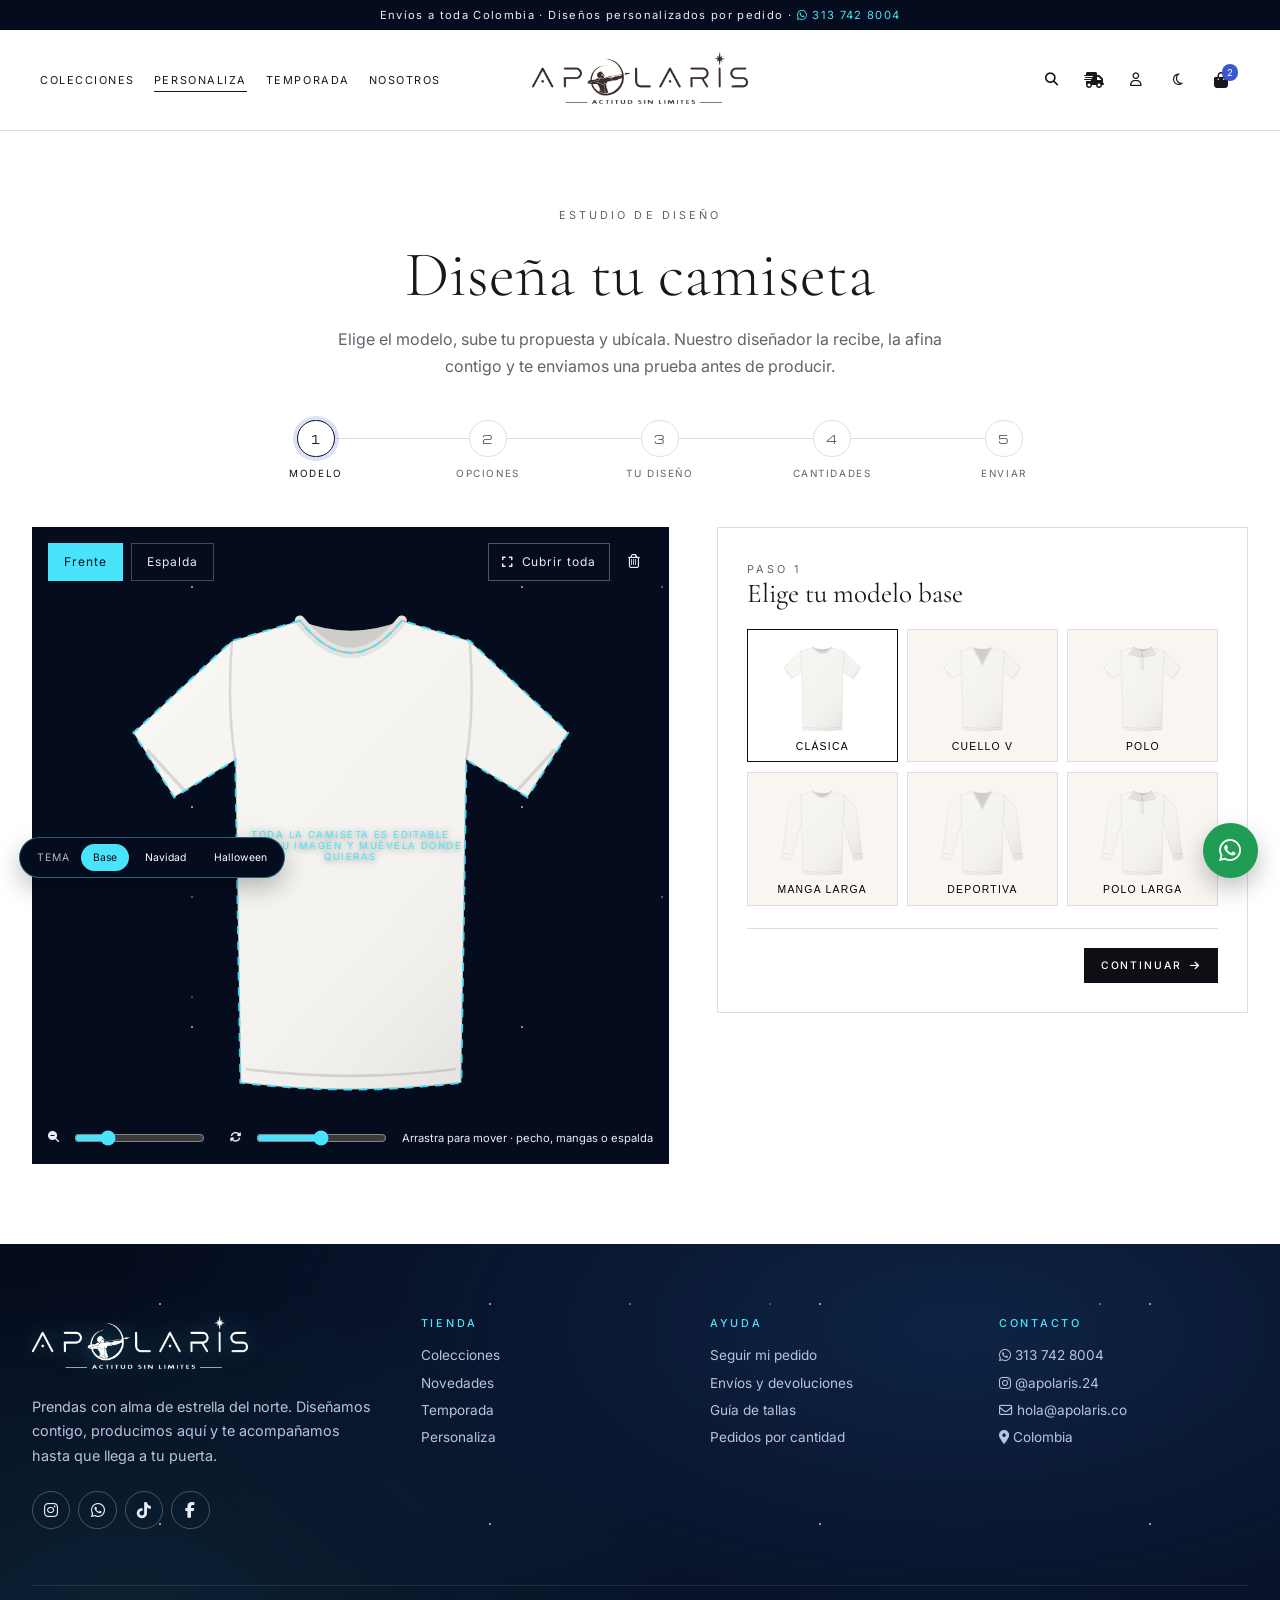
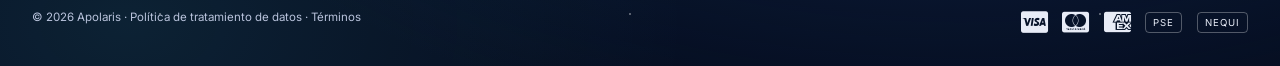
<file: personaliza.html>
<!doctype html>
<html lang="es">
<head>
  <meta charset="utf-8">
  <meta name="viewport" content="width=device-width, initial-scale=1, viewport-fit=cover">
  <title>Personaliza · Apolaris</title>
  <meta name="theme-color" content="#0f1630">
  <link rel="icon" href="assets/icono.png">
  <link rel="manifest" href="manifest.webmanifest">
  <link rel="preconnect" href="https://fonts.googleapis.com">
  <link rel="preconnect" href="https://fonts.gstatic.com" crossorigin>
  <link href="https://fonts.googleapis.com/css2?family=Cormorant+Garamond:ital,wght@0,300;0,400;0,500;1,300;1,400&family=Inter:wght@300;400;500;600&family=Michroma&family=Cinzel:wght@400;600&family=Italiana&display=swap" rel="stylesheet">
  <link rel="stylesheet" href="https://cdnjs.cloudflare.com/ajax/libs/font-awesome/6.7.2/css/all.min.css">
  <link rel="stylesheet" href="assets/styles.css">
</head>
<body data-page="personaliza">

  <section class="collection-hero" style="padding-bottom:2.5rem">
    <div class="container">
      <span class="eyebrow">Estudio de diseño</span>
      <h1>Diseña tu camiseta</h1>
      <p style="color:var(--muted-foreground);max-width:38rem;margin:0 auto;line-height:1.7">Elige el modelo, sube tu propuesta y ubícala. Nuestro diseñador la recibe, la afina contigo y te enviamos una prueba antes de producir.</p>
    </div>
  </section>

  <div class="container" style="padding-bottom:5rem">
    <ol class="stepper" id="stepper">
      <li>Modelo</li><li>Opciones</li><li>Tu diseño</li><li>Cantidades</li><li>Enviar</li>
    </ol>

    <div class="studio">
      <!-- Lienzo -->
      <div class="canvas-wrap night">
        <div class="stars"></div>
        <div class="tools">
          <div class="chips" id="views">
            <button class="chip on" data-v="front">Frente</button>
            <button class="chip" data-v="back">Espalda</button>
          </div>
          <div style="display:flex;gap:.3rem">
            <button class="chip" id="cover" title="Sublimación total: la imagen cubre toda la camiseta"><i class="fa-solid fa-expand"></i> Cubrir toda</button>
            <button class="icon-btn" style="color:var(--night-fg)" title="Quitar imagen" aria-label="Quitar imagen" id="clear"><i class="fa-regular fa-trash-can"></i></button>
          </div>
        </div>
        <div class="shirt" id="shirt">
          <div id="shirt-svg"></div>
          <span class="hint whole" id="hint">Toda la camiseta es editable<br>sube tu imagen y muévela donde quieras</span>
        </div>
        <div class="zoom">
          <i class="fa-solid fa-magnifying-glass-minus" title="Tamaño"></i>
          <input type="range" min="30" max="380" value="110" id="scale" aria-label="Tamaño de la imagen">
          <i class="fa-solid fa-rotate" title="Giro" style="margin-left:.6rem"></i>
          <input type="range" min="-180" max="180" value="0" id="rotate" aria-label="Giro de la imagen">
          <span class="drag-tip">Arrastra para mover · pecho, mangas o espalda</span>
        </div>
      </div>

      <!-- Panel por pasos -->
      <div class="panel" id="panel">
        <!-- Paso 1 -->
        <div data-step="0">
          <span class="eyebrow">Paso 1</span>
          <h3>Elige tu modelo base</h3>
          <div class="model-pick" id="models" style="margin-top:1.2rem"></div>
        </div>
        <!-- Paso 2 -->
        <div data-step="1" hidden>
          <span class="eyebrow">Paso 2</span>
          <h3>Ajusta los detalles</h3>
          <div class="field" style="margin-top:1.2rem"><label>Cuello</label><div class="chips" id="necks"></div></div>
          <div class="field" style="margin-top:1.2rem"><label>Manga</label><div class="chips" id="sleeves"></div></div>
          <div class="field" style="margin-top:1.2rem"><label>Color</label><div class="chips" id="colors"></div></div>
        </div>
        <!-- Paso 3 -->
        <div data-step="2" hidden>
          <span class="eyebrow">Paso 3</span>
          <h3>Sube tu propuesta</h3>
          <label class="dropzone" style="margin-top:1.2rem;display:block">
            <i class="fa-solid fa-cloud-arrow-up"></i>
            Arrastra o elige una imagen (PNG, JPG o SVG)<br><small>Para mejor calidad, mínimo 2000 px de ancho</small>
            <input type="file" accept="image/*" id="file" hidden>
          </label>
          <button class="btn btn-ghost btn-sm" id="sample" style="margin-top:.8rem"><i class="fa-solid fa-image"></i> Probar con un diseño de ejemplo</button>
          <div id="dpi" style="display:none;font-size:.8rem;margin-top:.8rem;color:var(--positive)"><i class="fa-solid fa-circle-check"></i> Resolución suficiente para imprimir</div>
          <div class="field" style="margin-top:1.2rem">
            <label for="idea">Cuéntanos tu idea</label>
            <textarea class="input" id="idea" rows="3" placeholder="Ej: quiero el logo del equipo al frente y el número en la espalda, con letras doradas"></textarea>
          </div>
        </div>
        <!-- Paso 4 -->
        <div data-step="3" hidden>
          <span class="eyebrow">Paso 4</span>
          <h3>¿Cuántas necesitas?</h3>
          <div class="sizes" style="margin-top:1.2rem">
            <label>XS<input class="input" type="number" min="0" value="0"></label>
            <label>S<input class="input" type="number" min="0" value="2"></label>
            <label>M<input class="input" type="number" min="0" value="4"></label>
            <label>L<input class="input" type="number" min="0" value="3"></label>
            <label>XL<input class="input" type="number" min="0" value="1"></label>
            <label>XXL<input class="input" type="number" min="0" value="0"></label>
          </div>
          <div style="display:grid;grid-template-columns:1fr 1fr;gap:.8rem;margin-top:1.2rem">
            <div class="field"><label for="nm">Nombre</label><input class="input" id="nm" placeholder="Tu nombre"></div>
            <div class="field"><label for="ph">WhatsApp</label><input class="input" id="ph" placeholder="300 000 0000"></div>
            <div class="field"><label for="em">Correo</label><input class="input" id="em" placeholder="tu@correo.com"></div>
            <div class="field"><label for="dt">¿Para cuándo?</label><input class="input" id="dt" type="date"></div>
          </div>
          <label class="check" style="display:flex;gap:.6rem;font-size:.8rem;margin-top:1.2rem;color:var(--muted-foreground)"><input type="checkbox" checked style="accent-color:var(--ink)"> Acepto la política de tratamiento de datos</label>
          <p style="font-size:.8rem;color:var(--muted-foreground);margin:0"><i class="fa-solid fa-circle-info"></i> Más de 24 unidades: te atiende el área comercial con precio por volumen.</p>
        </div>
        <!-- Paso 5 -->
        <div data-step="4" hidden>
          <div class="success show">
            <i class="fa-solid fa-star" style="font-size:2rem;color:var(--gold)"></i>
            <h3 style="margin-top:1rem">¡Recibimos tu diseño!</h3>
            <div class="code">AP-0142</div>
            <p style="color:var(--muted-foreground);line-height:1.7;font-size:.9rem">Nuestro diseñador lo revisa y te escribe en menos de 24 horas con una propuesta. Guarda este código para seguir tu solicitud.</p>
            <div class="talk">
              <a class="btn btn-primary" data-wa="Hola, soy del pedido AP-0142. Quiero hablar con diseño sobre mi propuesta."><i class="fa-solid fa-pen-nib"></i> Hablar con diseño</a>
              <a class="btn btn-secondary" data-wa="Hola, soy del pedido AP-0142. Quiero cotizar por cantidad con el área comercial."><i class="fa-solid fa-briefcase"></i> Hablar con comercial</a>
            </div>
            <a class="btn btn-ghost" href="seguimiento.html" style="margin-top:1.4rem">Seguir mi solicitud</a>
          </div>
        </div>

        <div style="display:flex;justify-content:space-between;gap:.8rem;border-top:1px solid var(--border);padding-top:1.2rem" id="nav">
          <button class="btn btn-secondary btn-sm" id="prev"><i class="fa-solid fa-arrow-left"></i> Atrás</button>
          <button class="btn btn-primary btn-sm" id="next">Continuar <i class="fa-solid fa-arrow-right"></i></button>
        </div>
      </div>
    </div>
  </div>

  <script src="assets/app.js"></script>
  <script>
    window.pageInit = () => {
      const q = new URLSearchParams(location.search);
      const s = {
        step: 0,
        color: q.get('color') ?? 'blanco',
        neck: q.get('neck') ?? 'redondo',
        sleeve: q.get('sleeve') ?? 'corta',
        view: 'front',
        art: { front: null, back: null },
      };
      const NECKS = { redondo: 'Redondo', v: 'Cuello V', polo: 'Polo' };
      const SLEEVES = { corta: 'Corta', larga: 'Larga' };
      const MODELS = [
        { neck: 'redondo', sleeve: 'corta', label: 'Clásica' },
        { neck: 'v', sleeve: 'corta', label: 'Cuello V' },
        { neck: 'polo', sleeve: 'corta', label: 'Polo' },
        { neck: 'redondo', sleeve: 'larga', label: 'Manga larga' },
        { neck: 'v', sleeve: 'larga', label: 'Deportiva' },
        { neck: 'polo', sleeve: 'larga', label: 'Polo larga' },
      ];

      const $ = (id) => document.getElementById(id);
      // El diseño vive dentro del SVG, recortado con la silueta completa (no una zona fija).
      const drawShirt = () => {
        const art = s.art[s.view];
        $('shirt-svg').innerHTML = shirtSVG({ color: s.color, neck: s.neck, sleeve: s.sleeve, view: s.view, art, guide: true });
        $('hint').style.display = art ? 'none' : '';
        const el = $('shirt-svg').querySelector('.user-art');
        if (el) makeDraggable(el);
      };
      const makeDraggable = (el) => {
        let start = null;
        el.style.cursor = 'grab';
        el.style.touchAction = 'none';
        el.addEventListener('pointerdown', (e) => {
          el.setPointerCapture(e.pointerId);
          el.style.cursor = 'grabbing';
          const k = 300 / $('shirt-svg').querySelector('svg').getBoundingClientRect().width;
          start = { x: e.clientX, y: e.clientY, ox: s.art[s.view].x, oy: s.art[s.view].y, k };
        });
        el.addEventListener('pointermove', (e) => {
          if (!start) return;
          const a = s.art[s.view];
          a.x = start.ox + (e.clientX - start.x) * start.k;
          a.y = start.oy + (e.clientY - start.y) * start.k;
          el.setAttribute('x', a.x - a.w / 2);
          el.setAttribute('y', a.y - a.h / 2);
          el.setAttribute('transform', `rotate(${a.r} ${a.x} ${a.y})`);
        });
        el.addEventListener('pointerup', () => { start = null; drawShirt(); });
      };
      const resize = (w) => {
        const a = s.art[s.view];
        if (!a) return;
        a.w = w;
        a.h = w / a.ratio;
        drawShirt();
      };

      $('models').innerHTML = MODELS.map((m, i) =>
        `<button data-i="${i}">${shirtSVG({ color: s.color, neck: m.neck, sleeve: m.sleeve })}${m.label}</button>`).join('');
      $('necks').innerHTML = Object.entries(NECKS).map(([k, l]) => `<button class="chip" data-n="${k}">${l}</button>`).join('');
      $('sleeves').innerHTML = Object.entries(SLEEVES).map(([k, l]) => `<button class="chip" data-s="${k}">${l}</button>`).join('');
      $('colors').innerHTML = Object.entries(COLORS).map(([k, c]) => `<button class="color-dot" data-c="${k}" title="${c.name}" aria-label="${c.name}" style="background:${c.hex}"></button>`).join('');

      const sync = () => {
        $('models').querySelectorAll('button').forEach((b) => {
          const m = MODELS[b.dataset.i];
          b.classList.toggle('on', m.neck === s.neck && m.sleeve === s.sleeve);
        });
        $('necks').querySelectorAll('button').forEach((b) => b.classList.toggle('on', b.dataset.n === s.neck));
        $('sleeves').querySelectorAll('button').forEach((b) => b.classList.toggle('on', b.dataset.s === s.sleeve));
        $('colors').querySelectorAll('button').forEach((b) => b.classList.toggle('on', b.dataset.c === s.color));
        $('views').querySelectorAll('button').forEach((b) => b.classList.toggle('on', b.dataset.v === s.view));
        document.querySelectorAll('#stepper li').forEach((li, i) => {
          li.classList.toggle('done', i < s.step);
          li.classList.toggle('on', i === s.step);
        });
        document.querySelectorAll('[data-step]').forEach((el) => (el.hidden = Number(el.dataset.step) !== s.step));
        $('prev').style.visibility = s.step === 0 || s.step === 4 ? 'hidden' : 'visible';
        $('next').style.display = s.step === 4 ? 'none' : '';
        $('next').innerHTML = s.step === 3
          ? '<i class="fa-solid fa-paper-plane"></i> Enviar al diseñador'
          : 'Continuar <i class="fa-solid fa-arrow-right"></i>';
        drawShirt();
      };

      $('models').addEventListener('click', (e) => { const b = e.target.closest('button'); if (b) { Object.assign(s, MODELS[b.dataset.i]); sync(); } });
      $('necks').addEventListener('click', (e) => { const b = e.target.closest('button'); if (b) { s.neck = b.dataset.n; sync(); } });
      $('sleeves').addEventListener('click', (e) => { const b = e.target.closest('button'); if (b) { s.sleeve = b.dataset.s; sync(); } });
      $('colors').addEventListener('click', (e) => { const b = e.target.closest('button'); if (b) { s.color = b.dataset.c; sync(); } });
      $('views').addEventListener('click', (e) => {
        const b = e.target.closest('button');
        if (!b) return;
        s.view = b.dataset.v;
        $('scale').value = s.art[s.view]?.w ?? 110;
        $('rotate').value = s.art[s.view]?.r ?? 0;
        sync();
      });
      $('next').addEventListener('click', () => { s.step = Math.min(4, s.step + 1); sync(); });
      $('prev').addEventListener('click', () => { s.step = Math.max(0, s.step - 1); sync(); });
      $('scale').addEventListener('input', (e) => resize(Number(e.target.value)));
      $('rotate').addEventListener('input', (e) => { if (s.art[s.view]) { s.art[s.view].r = Number(e.target.value); drawShirt(); } });
      // Sublimación total: la imagen cubre la silueta entera, mangas incluidas
      $('cover').addEventListener('click', () => {
        const a = s.art[s.view];
        if (!a) return;
        // caja que contiene la silueta completa (cuerpo + mangas) en unidades del viewBox
        const [bw, bh] = [300, 312];
        const [w, h] = a.ratio > bw / bh ? [bh * a.ratio, bh] : [bw, bw / a.ratio];
        Object.assign(a, { x: 150, y: 160, w, h, r: 0 });
        $('scale').value = a.w;
        $('rotate').value = 0;
        drawShirt();
      });
      $('clear').addEventListener('click', () => { s.art[s.view] = null; drawShirt(); });
      const loadArt = (src, cover = false) => {
        const probe = new Image();
        probe.src = src;
        return probe.decode().then(() => {
          const ratio = probe.naturalWidth / probe.naturalHeight || 1;
          s.art[s.view] = { src, ratio, x: 150, y: 150, w: 110, h: 110 / ratio, r: 0 };
          $('scale').value = 110;
          $('rotate').value = 0;
          if (cover) $('cover').click(); else drawShirt();
        });
      };
      $('sample').addEventListener('click', () => loadArt('assets/diseno-ejemplo.svg'));
      $('file').addEventListener('change', (e) => {
        const f = e.target.files?.[0];
        if (!f) return;
        const reader = new FileReader();
        reader.onload = () => {
          const probe = new Image();
          probe.onload = () => {
            const ok = probe.naturalWidth >= 1500;
            const dpi = $('dpi');
            dpi.style.display = 'block';
            dpi.style.color = ok ? 'var(--positive)' : 'var(--negative)';
            dpi.innerHTML = ok
              ? '<i class="fa-solid fa-circle-check"></i> Resolución suficiente para imprimir'
              : `<i class="fa-solid fa-triangle-exclamation"></i> Imagen de ${probe.naturalWidth}px: podría verse pixelada. El diseñador te ayudará.`;
          };
          probe.src = reader.result;
          loadArt(reader.result);
        };
        reader.readAsDataURL(f);
      });
      sync();
      // Enlaces de demo: ?ejemplo=1 carga el diseño de ejemplo; ?ejemplo=cubrir lo extiende a toda la camiseta
      const demo = q.get('ejemplo');
      if (demo) { s.step = 2; sync(); loadArt('assets/diseno-ejemplo.svg', demo === 'cubrir'); }
    };
  </script>
</body>
</html>
</file>
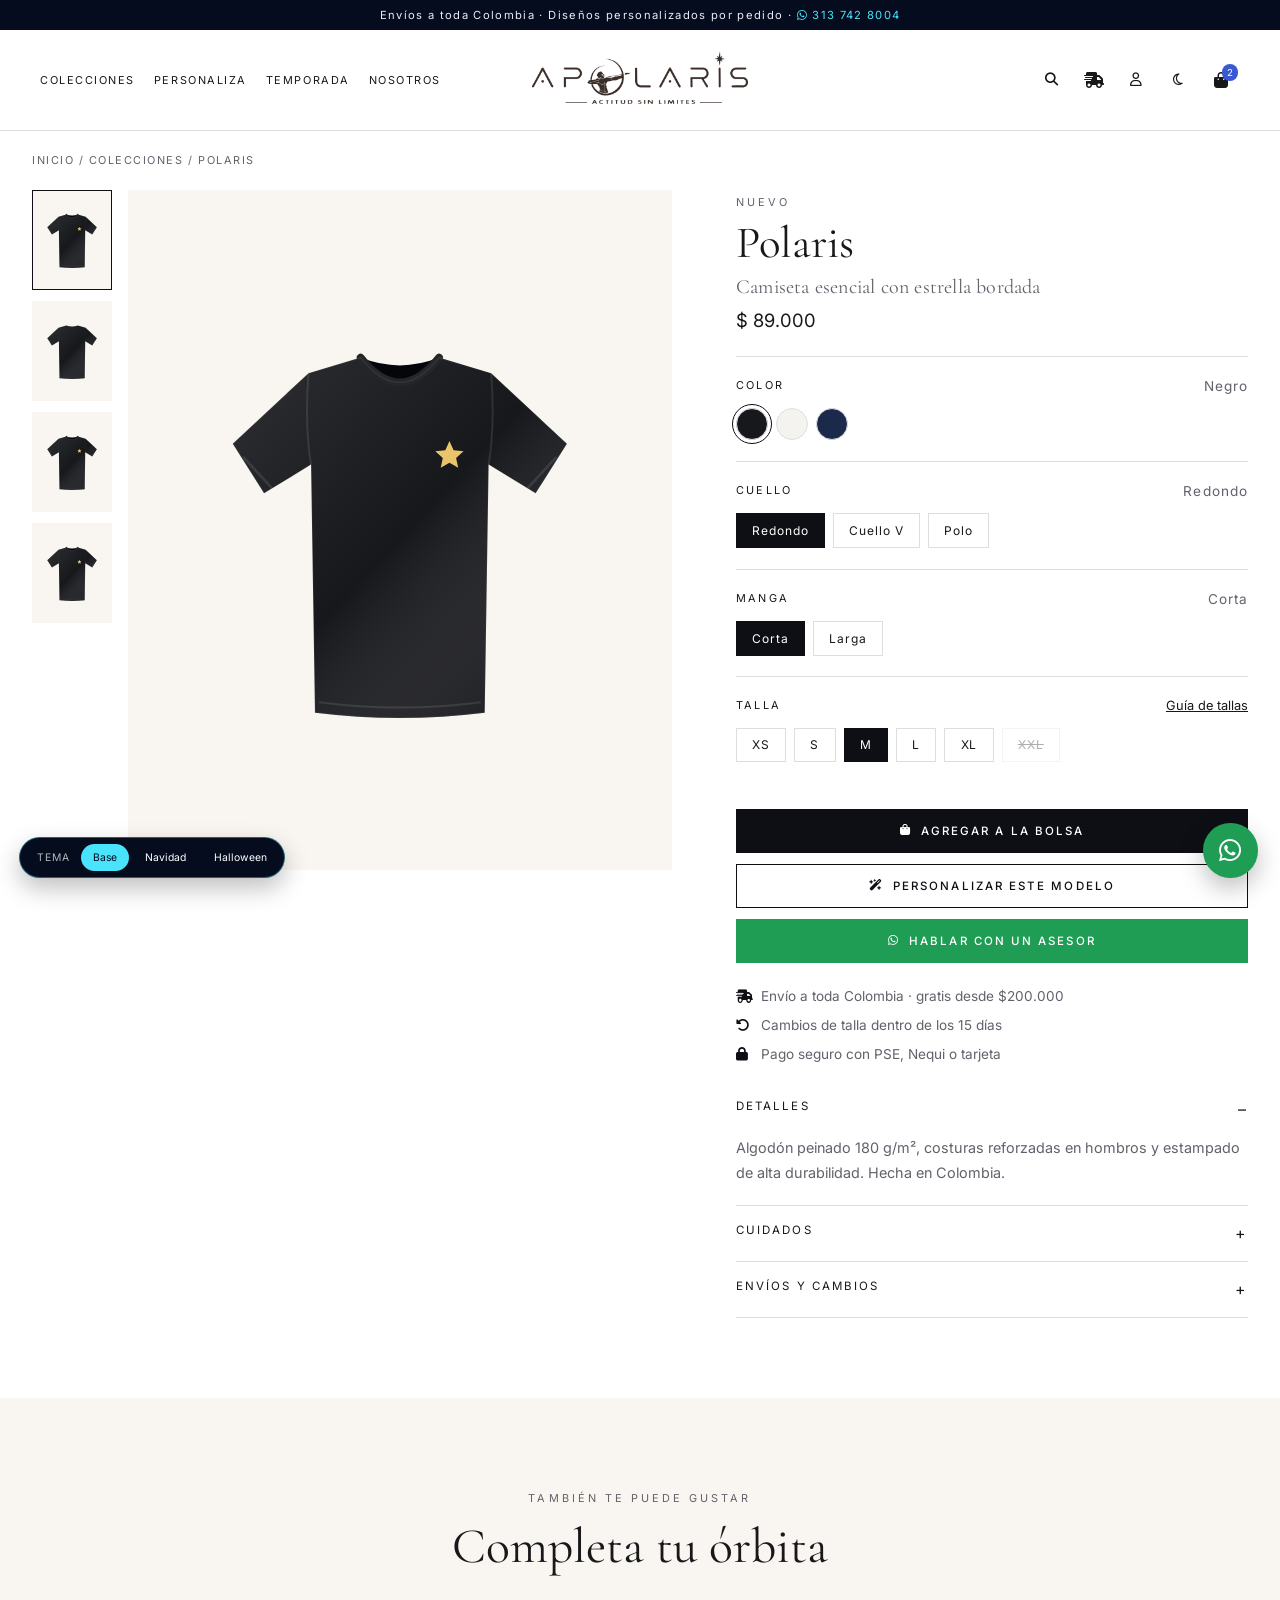
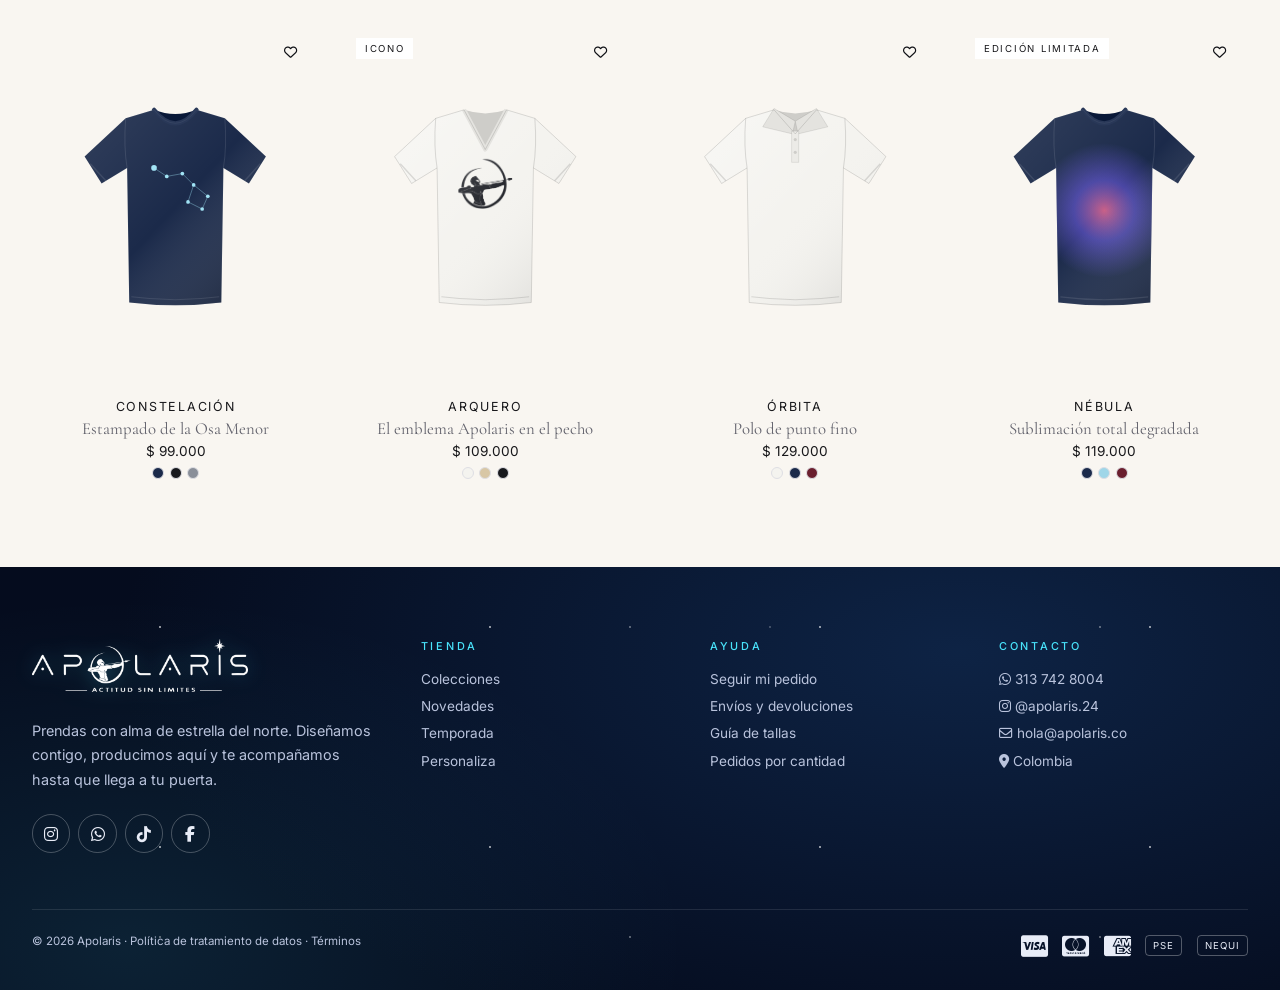
<file: producto.html>
<!doctype html>
<html lang="es">
<head>
  <meta charset="utf-8">
  <meta name="viewport" content="width=device-width, initial-scale=1, viewport-fit=cover">
  <title>Producto · Apolaris</title>
  <meta name="theme-color" content="#0f1630">
  <link rel="icon" href="assets/icono.png">
  <link rel="manifest" href="manifest.webmanifest">
  <link rel="preconnect" href="https://fonts.googleapis.com">
  <link rel="preconnect" href="https://fonts.gstatic.com" crossorigin>
  <link href="https://fonts.googleapis.com/css2?family=Cormorant+Garamond:ital,wght@0,300;0,400;0,500;1,300;1,400&family=Inter:wght@300;400;500;600&family=Michroma&family=Cinzel:wght@400;600&family=Italiana&display=swap" rel="stylesheet">
  <link rel="stylesheet" href="https://cdnjs.cloudflare.com/ajax/libs/font-awesome/6.7.2/css/all.min.css">
  <link rel="stylesheet" href="assets/styles.css">
</head>
<body data-page="producto">

  <div class="container">
    <nav class="crumbs"><a href="index.html">Inicio</a> / <a href="coleccion.html">Colecciones</a> / <span id="crumb"></span></nav>

    <div class="pdp">
      <div class="gallery">
        <div class="thumbs" id="thumbs"></div>
        <div class="main-img" id="main-img"></div>
      </div>

      <div class="pdp-info">
        <span class="eyebrow" id="tag">Estrella del Norte</span>
        <h1 id="name"></h1>
        <p class="serif" style="font-size:1.25rem;color:var(--muted-foreground);margin:0" id="desc"></p>
        <div class="price" id="price"></div>

        <div class="opt">
          <div class="opt-head"><span>Color</span><span id="color-name"></span></div>
          <div class="chips" id="colors"></div>
        </div>
        <div class="opt">
          <div class="opt-head"><span>Cuello</span><span id="neck-name"></span></div>
          <div class="chips" id="necks"></div>
        </div>
        <div class="opt">
          <div class="opt-head"><span>Manga</span><span id="sleeve-name"></span></div>
          <div class="chips" id="sleeves"></div>
        </div>
        <div class="opt">
          <div class="opt-head"><span>Talla</span><a href="#" style="text-decoration:underline;font-size:.8rem;letter-spacing:0;text-transform:none">Guía de tallas</a></div>
          <div class="chips" id="sizes"></div>
        </div>

        <div class="pdp-actions">
          <button class="btn btn-primary btn-block" onclick="addToCart()"><i class="fa-solid fa-bag-shopping"></i> Agregar a la bolsa</button>
          <a class="btn btn-secondary btn-block" id="customize" href="personaliza.html"><i class="fa-solid fa-wand-magic-sparkles"></i> Personalizar este modelo</a>
          <a class="btn btn-wa btn-block" id="ask"><i class="fa-brands fa-whatsapp"></i> Hablar con un asesor</a>
        </div>

        <div class="perks">
          <div><i class="fa-solid fa-truck-fast"></i> Envío a toda Colombia · gratis desde $200.000</div>
          <div><i class="fa-solid fa-rotate-left"></i> Cambios de talla dentro de los 15 días</div>
          <div><i class="fa-solid fa-lock"></i> Pago seguro con PSE, Nequi o tarjeta</div>
        </div>

        <details class="acc" open><summary>Detalles</summary><p>Algodón peinado 180 g/m², costuras reforzadas en hombros y estampado de alta durabilidad. Hecha en Colombia.</p></details>
        <details class="acc"><summary>Cuidados</summary><p>Lavar al revés en agua fría, no usar blanqueador, secar a la sombra y planchar por el revés.</p></details>
        <details class="acc"><summary>Envíos y cambios</summary><p>Despachamos en 1–3 días hábiles. Recibes el número de guía por correo y WhatsApp, y puedes seguir tu pedido en línea.</p></details>
      </div>
    </div>
  </div>

  <section class="section" style="background:var(--ivory)">
    <div class="container">
      <div class="section-title"><span class="eyebrow">También te puede gustar</span><h2>Completa tu órbita</h2></div>
      <div class="products" id="related"></div>
    </div>
  </section>

  <script src="assets/app.js"></script>
  <script>
    window.pageInit = () => {
      const id = new URLSearchParams(location.search).get('p') ?? 'polaris';
      const p = PRODUCTS.find((x) => x.id === id) ?? PRODUCTS[0];
      const state = { color: p.colors[0], neck: p.neck, sleeve: p.sleeve, view: 'front', size: 'M' };
      const NECKS = { redondo: 'Redondo', v: 'Cuello V', polo: 'Polo' };
      const SLEEVES = { corta: 'Corta', larga: 'Larga' };
      document.title = `${p.name} · Apolaris`;
      crumb.textContent = p.name;
      document.getElementById('name').textContent = p.name;
      desc.textContent = p.desc;
      price.textContent = cop.format(p.price);
      if (p.tag) tag.textContent = p.tag;

      const views = ['front', 'back', 'detail', 'model'];
      const draw = () => {
        const v = state.view === 'detail' || state.view === 'model' ? 'front' : state.view;
        document.getElementById('main-img').innerHTML =
          shirtSVG({ ...state, print: p.print, view: v }) +
          (state.view === 'model' ? '<span class="mock-note" style="position:absolute;bottom:1rem;left:1rem;color:var(--muted-foreground)">Foto con modelo pendiente</span>' : '');
        if (state.view === 'detail') document.querySelector('#main-img svg').style.transform = 'scale(1.9) translateY(12%)';
        thumbs.innerHTML = views.map((vw) =>
          `<button class="${vw === state.view ? 'on' : ''}" data-v="${vw}" aria-label="Vista ${vw}">${shirtSVG({ ...state, print: p.print, view: vw === 'back' ? 'back' : 'front' })}</button>`).join('');
        thumbs.querySelectorAll('button').forEach((b) => b.addEventListener('click', () => { state.view = b.dataset.v; draw(); }));
        document.getElementById('color-name').textContent = COLORS[state.color].name;
        document.getElementById('neck-name').textContent = NECKS[state.neck];
        document.getElementById('sleeve-name').textContent = SLEEVES[state.sleeve];
        customize.href = `personaliza.html?color=${state.color}&neck=${state.neck}&sleeve=${state.sleeve}`;
        ask.href = wa(`Hola, me interesa la camiseta ${p.name} (${COLORS[state.color].name}, ${NECKS[state.neck]}, manga ${SLEEVES[state.sleeve].toLowerCase()}, talla ${state.size}).`);
        ask.target = '_blank';
      };

      colors.innerHTML = p.colors.map((c) => `<button class="color-dot" data-c="${c}" title="${COLORS[c].name}" aria-label="${COLORS[c].name}" style="background:${COLORS[c].hex}"></button>`).join('');
      necks.innerHTML = Object.entries(NECKS).map(([k, l]) => `<button class="chip" data-n="${k}">${l}</button>`).join('');
      sleeves.innerHTML = Object.entries(SLEEVES).map(([k, l]) => `<button class="chip" data-s="${k}">${l}</button>`).join('');
      sizes.innerHTML = ['XS', 'S', 'M', 'L', 'XL', 'XXL'].map((s) => `<button class="chip" data-z="${s}" ${s === 'XXL' ? 'disabled style="opacity:.35;text-decoration:line-through"' : ''}>${s}</button>`).join('');
      const sync = () => {
        colors.querySelectorAll('button').forEach((b) => b.classList.toggle('on', b.dataset.c === state.color));
        necks.querySelectorAll('button').forEach((b) => b.classList.toggle('on', b.dataset.n === state.neck));
        sleeves.querySelectorAll('button').forEach((b) => b.classList.toggle('on', b.dataset.s === state.sleeve));
        sizes.querySelectorAll('button').forEach((b) => b.classList.toggle('on', b.dataset.z === state.size));
        draw();
      };
      colors.addEventListener('click', (e) => { const b = e.target.closest('button'); if (b) { state.color = b.dataset.c; sync(); } });
      necks.addEventListener('click', (e) => { const b = e.target.closest('button'); if (b) { state.neck = b.dataset.n; sync(); } });
      sleeves.addEventListener('click', (e) => { const b = e.target.closest('button'); if (b) { state.sleeve = b.dataset.s; sync(); } });
      sizes.addEventListener('click', (e) => { const b = e.target.closest('button'); if (b && !b.disabled) { state.size = b.dataset.z; sync(); } });
      sync();

      related.innerHTML = PRODUCTS.filter((x) => x.id !== p.id).slice(0, 4).map((x) => productCard(x)).join('');
    };
  </script>
</body>
</html>
</file>
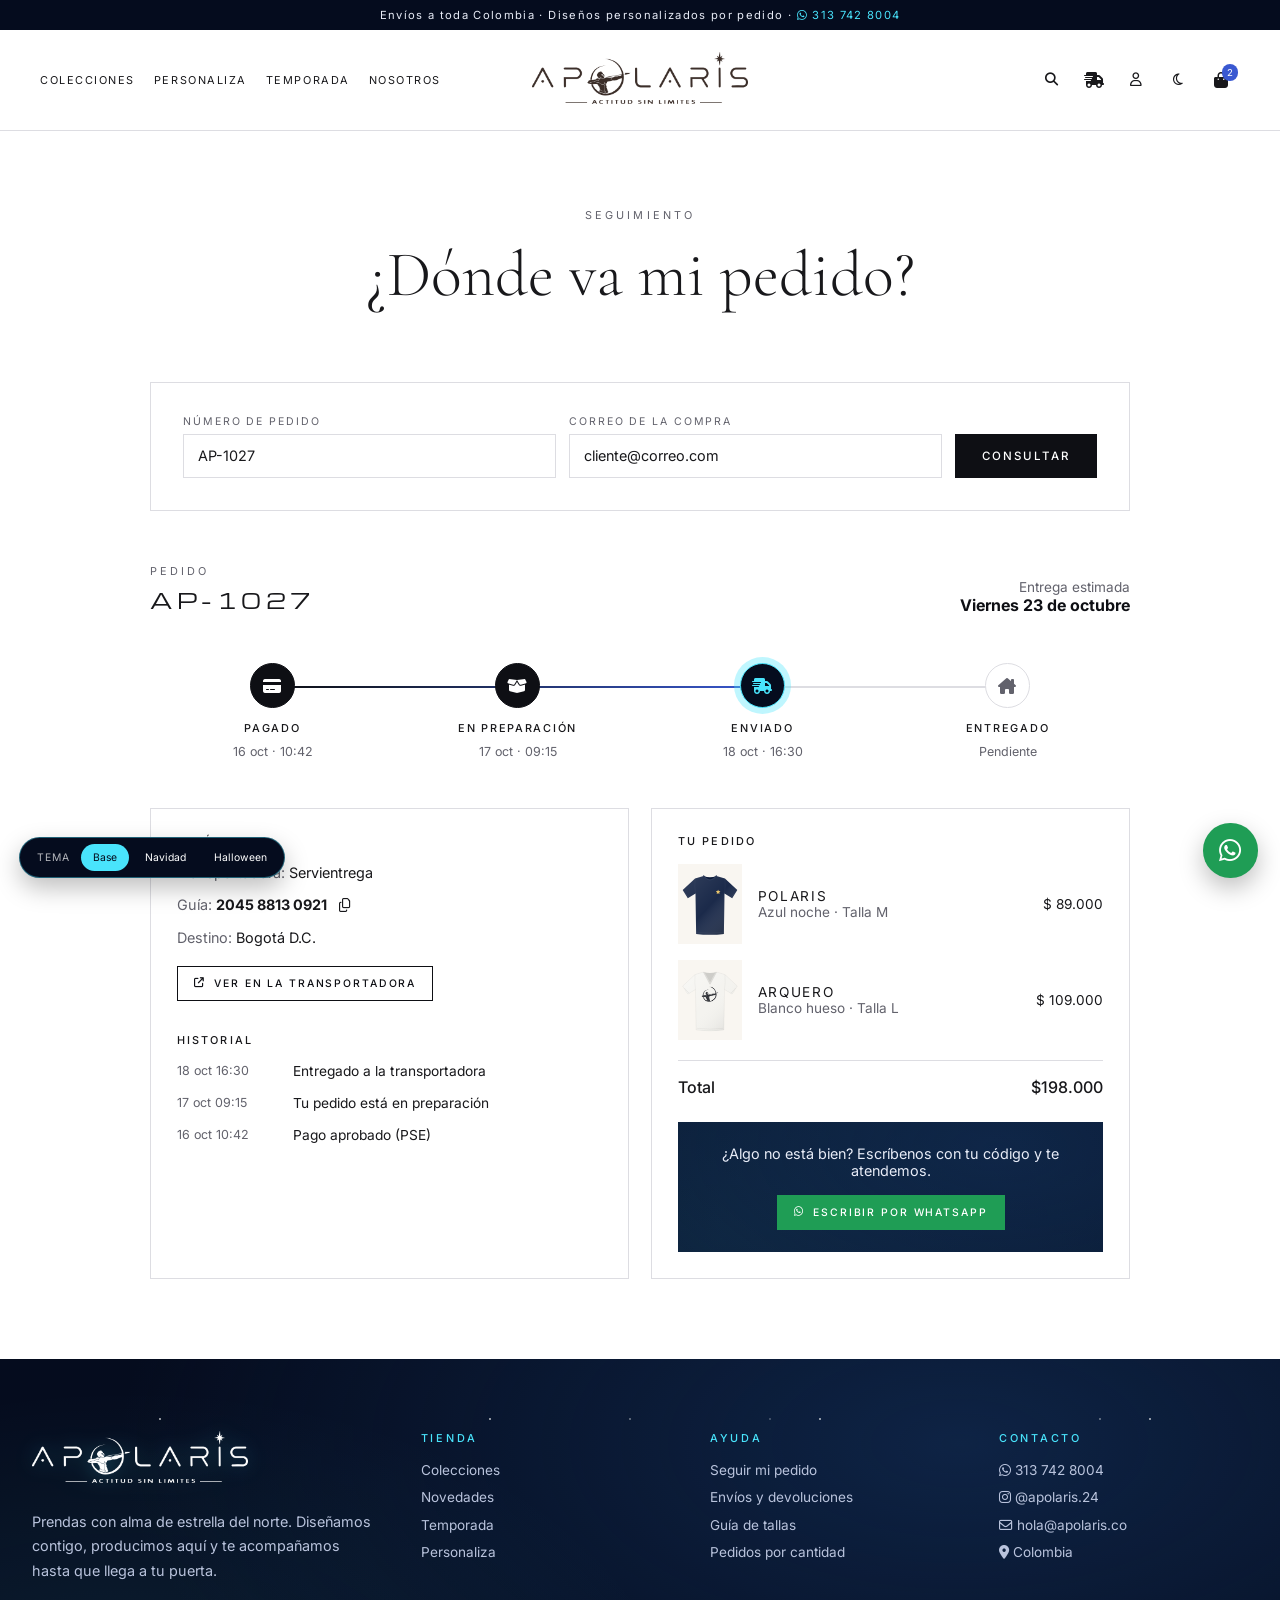
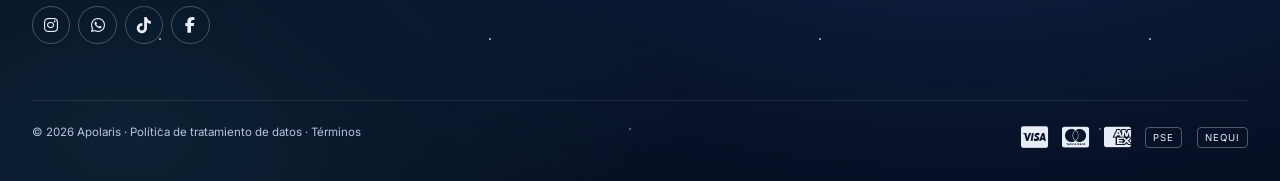
<file: seguimiento.html>
<!doctype html>
<html lang="es">
<head>
  <meta charset="utf-8">
  <meta name="viewport" content="width=device-width, initial-scale=1, viewport-fit=cover">
  <title>Seguir pedido · Apolaris</title>
  <meta name="theme-color" content="#0f1630">
  <link rel="icon" href="assets/icono.png">
  <link rel="manifest" href="manifest.webmanifest">
  <link rel="preconnect" href="https://fonts.googleapis.com">
  <link rel="preconnect" href="https://fonts.gstatic.com" crossorigin>
  <link href="https://fonts.googleapis.com/css2?family=Cormorant+Garamond:ital,wght@0,300;0,400;0,500;1,300;1,400&family=Inter:wght@300;400;500;600&family=Michroma&family=Cinzel:wght@400;600&family=Italiana&display=swap" rel="stylesheet">
  <link rel="stylesheet" href="https://cdnjs.cloudflare.com/ajax/libs/font-awesome/6.7.2/css/all.min.css">
  <link rel="stylesheet" href="assets/styles.css">
</head>
<body data-page="seguimiento">

  <section class="collection-hero">
    <div class="container">
      <div id="paid" hidden style="margin-bottom:1.4rem"><span class="mock-note" style="color:var(--positive)"><i class="fa-solid fa-check"></i> Pago aprobado · gracias por tu compra</span></div>
      <span class="eyebrow">Seguimiento</span>
      <h1>¿Dónde va mi pedido?</h1>
    </div>
  </section>

  <div class="container">
    <div class="track">
      <form class="track-search" onsubmit="event.preventDefault()">
        <div class="field"><label for="ord">Número de pedido</label><input class="input" id="ord" value="AP-1027"></div>
        <div class="field"><label for="mail">Correo de la compra</label><input class="input" id="mail" value="cliente@correo.com"></div>
        <button class="btn btn-primary">Consultar</button>
      </form>

      <div style="display:flex;justify-content:space-between;align-items:end;margin-top:3rem;gap:1rem;flex-wrap:wrap">
        <div>
          <span class="eyebrow">Pedido</span>
          <div class="display" style="font-size:1.3rem;margin-top:.4rem">AP-1027</div>
        </div>
        <div style="text-align:right;font-size:.85rem;color:var(--muted-foreground)">Entrega estimada<br><strong style="color:var(--ink);font-size:1rem">Viernes 23 de octubre</strong></div>
      </div>

      <div class="timeline">
        <div class="t done"><div class="dot"><i class="fa-solid fa-credit-card"></i></div><h4>Pagado</h4><small>16 oct · 10:42</small></div>
        <div class="t done"><div class="dot"><i class="fa-solid fa-box-open"></i></div><h4>En preparación</h4><small>17 oct · 09:15</small></div>
        <div class="t now"><div class="dot"><i class="fa-solid fa-truck-fast"></i></div><h4>Enviado</h4><small>18 oct · 16:30</small></div>
        <div class="t"><div class="dot"><i class="fa-solid fa-house-chimney"></i></div><h4>Entregado</h4><small>Pendiente</small></div>
      </div>

      <div class="track-detail">
        <div class="box">
          <h3>Envío</h3>
          <div style="display:grid;gap:.6rem;font-size:.9rem">
            <div><span style="color:var(--muted-foreground)">Transportadora:</span> Servientrega</div>
            <div><span style="color:var(--muted-foreground)">Guía:</span> <strong>2045 8813 0921</strong> <button class="icon-btn" aria-label="Copiar guía" style="width:1.8rem;height:1.8rem" onclick="toast('<i class=\'fa-regular fa-copy\'></i> Guía copiada')"><i class="fa-regular fa-copy"></i></button></div>
            <div><span style="color:var(--muted-foreground)">Destino:</span> Bogotá D.C.</div>
          </div>
          <a class="btn btn-secondary btn-sm" href="#" style="margin-top:1.2rem"><i class="fa-solid fa-arrow-up-right-from-square"></i> Ver en la transportadora</a>
          <h3 style="margin-top:2rem">Historial</h3>
          <ul class="events">
            <li><time>18 oct 16:30</time><span>Entregado a la transportadora</span></li>
            <li><time>17 oct 09:15</time><span>Tu pedido está en preparación</span></li>
            <li><time>16 oct 10:42</time><span>Pago aprobado (PSE)</span></li>
          </ul>
        </div>
        <div class="box">
          <h3>Tu pedido</h3>
          <div id="items" style="display:grid;gap:1rem"></div>
          <div style="display:flex;justify-content:space-between;border-top:1px solid var(--border);margin-top:1.2rem;padding-top:1rem;font-weight:500"><span>Total</span><span>$198.000</span></div>
          <div class="night" style="margin-top:1.6rem;padding:1.4rem;text-align:center">
            <p style="margin:0 0 1rem;font-size:.9rem;color:var(--night-fg)">¿Algo no está bien? Escríbenos con tu código y te atendemos.</p>
            <a class="btn btn-wa btn-sm" data-wa="Hola, quiero consultar mi pedido AP-1027"><i class="fa-brands fa-whatsapp"></i> Escribir por WhatsApp</a>
          </div>
        </div>
      </div>
    </div>
  </div>

  <script src="assets/app.js"></script>
  <script>
    window.pageInit = () => {
      if (new URLSearchParams(location.search).has('nuevo')) document.getElementById('paid').hidden = false;
      document.getElementById('items').innerHTML = [[PRODUCTS[0], 'noche', 'M'], [PRODUCTS[2], 'blanco', 'L']].map(([p, c, z]) => `
        <div style="display:grid;grid-template-columns:64px 1fr auto;gap:1rem;align-items:center">
          <div style="background:var(--ivory);aspect-ratio:4/5;display:grid;place-items:center">${shirtSVG({ color: c, neck: p.neck, sleeve: p.sleeve, print: p.print })}</div>
          <div style="font-size:.85rem"><div style="letter-spacing:.12em;text-transform:uppercase">${p.name}</div><div style="color:var(--muted-foreground)">${COLORS[c].name} · Talla ${z}</div></div>
          <div style="font-size:.85rem">${cop.format(p.price)}</div>
        </div>`).join('');
    };
  </script>
</body>
</html>
</file>
<file: assets/styles.css>
/*
 * Mockup de la tienda Apolaris — propuesta de diseño, no oficial.
 * Tokens base copiados de packages/ui/src/styles.css (@apolaris/ui) + tokens de tienda.
 */

:root {
  /* Claro: lujo tipo Cartier (blanco) + secciones noche. Tokens base de @apolaris/ui. */
  --background: oklch(1 0 0);
  --surface: oklch(1 0 0);
  --foreground: oklch(0.21 0.006 286);
  --muted: oklch(0.955 0.004 286);
  --muted-foreground: oklch(0.5 0.016 286);
  --border: oklch(0.9 0.006 286);
  --accent: oklch(0.51 0.19 268);
  --accent-foreground: oklch(0.985 0 0);
  --positive: oklch(0.5 0.13 152);
  --negative: oklch(0.53 0.2 27);
  --radius: 0.5rem;

  --ivory: oklch(0.975 0.008 85);
  --ink: oklch(0.17 0.01 270);
  --on-ink: #fff;
  --night: oklch(0.16 0.04 265);
  --night-2: oklch(0.22 0.06 262);
  --night-3: oklch(0.3 0.08 258);
  --night-fg: #e8ecf7;
  --night-muted: #b9c3dc;
  --glow: oklch(0.85 0.13 210);
  --glow-soft: color-mix(in oklch, var(--glow) 35%, transparent);
  --gold: oklch(0.78 0.11 85);
  --tile-1: #1b2a4a;
  --tile-2: #e9e2d3;
  --tile-3: #3c1a2a;

  --font-display: 'Michroma', system-ui, sans-serif;
  --font-serif: 'Cormorant Garamond', Georgia, serif;
  --font-sans: 'Inter', system-ui, sans-serif;
  color-scheme: light;
}

/* Oscuro: la gama azul noche con brillo cian. Lo fija app.js en <html data-mode>. */
:root[data-mode='dark'] {
  --background: oklch(0.15 0.03 265);
  --surface: oklch(0.17 0.035 265);
  --foreground: oklch(0.95 0.008 260);
  --muted: oklch(0.24 0.04 262);
  --muted-foreground: oklch(0.72 0.03 260);
  --border: oklch(0.3 0.04 262);
  --accent: oklch(0.68 0.16 268);
  --accent-foreground: oklch(0.15 0.03 265);
  --positive: oklch(0.72 0.15 152);
  --negative: oklch(0.7 0.17 27);
  --ivory: oklch(0.2 0.04 262);
  --ink: oklch(0.95 0.008 260);
  --on-ink: oklch(0.15 0.03 265);
  --night: oklch(0.11 0.03 266);
  --night-2: oklch(0.22 0.06 262);
  --night-3: oklch(0.3 0.08 258);
  --night-fg: #e8ecf7;
  --night-muted: #b9c3dc;
  --glow: oklch(0.85 0.13 210);
  --gold: oklch(0.78 0.11 85);
  --tile-1: #1b2a4a;
  --tile-2: #e9e2d3;
  --tile-3: #3c1a2a;
  color-scheme: dark;
}

* { box-sizing: border-box; }
html { scroll-behavior: smooth; }
body {
  margin: 0;
  background: var(--background);
  color: var(--foreground);
  font-family: var(--font-sans);
  -webkit-font-smoothing: antialiased;
  overflow-x: hidden;
}
img { max-width: 100%; display: block; }
a { color: inherit; text-decoration: none; }

/* ---------- Tipografía ---------- */
.eyebrow {
  font-size: 0.68rem;
  letter-spacing: 0.28em;
  text-transform: uppercase;
  color: var(--muted-foreground);
}
.serif { font-family: var(--font-serif); font-weight: 400; letter-spacing: 0.01em; }
.display { font-family: var(--font-display); letter-spacing: 0.22em; text-transform: uppercase; }
.glow-text {
  color: var(--glow);
  text-shadow: 0 0 6px var(--glow-soft), 0 0 22px var(--glow-soft);
}
.mock-note {
  display: inline-block;
  font-size: 0.6rem;
  letter-spacing: 0.15em;
  text-transform: uppercase;
  padding: 0.2rem 0.5rem;
  border: 1px dashed currentColor;
  border-radius: 999px;
  opacity: 0.7;
}

/* ---------- Logo ---------- */
.brand { display: inline-flex; align-items: center; }
.brand img { height: 3.9rem; width: auto; }
.brand.lg img { height: clamp(3.2rem, 9vw, 6rem); }
.brand.glow img { filter: drop-shadow(0 0 10px var(--glow-soft)); }
.mode-toggle .fa-sun { display: none; }
:root[data-mode='dark'] .mode-toggle .fa-sun { display: inline-block; }
:root[data-mode='dark'] .mode-toggle .fa-moon { display: none; }

/* Logo provisional anterior (ya no se usa) */
.logo {
  display: inline-flex;
  align-items: center;
  font-family: var(--font-display);
  font-size: 1.35rem;
  letter-spacing: 0.32em;
  line-height: 1;
  color: var(--ink);
  white-space: nowrap;
}
.logo .o {
  width: 1.45em;
  height: 1.45em;
  margin: 0 0.12em 0 -0.05em;
  object-fit: contain;
}
.logo .i { position: relative; display: inline-block; }
.logo .i::before {
  /* estrella en lugar del punto de la i */
  content: '\f005';
  font-family: 'Font Awesome 6 Free';
  font-weight: 900;
  position: absolute;
  top: -0.78em;
  left: 50%;
  transform: translateX(-62%);
  font-size: 0.5em;
  color: var(--gold);
  letter-spacing: 0;
}
.logo.on-night { color: #fff; text-shadow: 0 0 10px var(--glow-soft); }
.logo.on-night .o { filter: drop-shadow(0 0 6px var(--glow)); }
.logo.on-night .i::before { color: var(--glow); text-shadow: 0 0 8px var(--glow); }
.logo.lg { font-size: clamp(1.8rem, 5vw, 3.6rem); }

/* ---------- Botones (variantes de @apolaris/ui Button + tienda) ---------- */
.btn {
  display: inline-flex;
  align-items: center;
  justify-content: center;
  gap: 0.55rem;
  height: 2.75rem;
  padding: 0 1.6rem;
  border-radius: 0;
  font-size: 0.72rem;
  font-weight: 500;
  letter-spacing: 0.18em;
  text-transform: uppercase;
  border: 1px solid transparent;
  cursor: pointer;
  transition: background 0.25s, color 0.25s, border-color 0.25s, box-shadow 0.25s;
  white-space: nowrap;
  font-family: var(--font-sans);
}
.btn:focus-visible { outline: 2px solid var(--accent); outline-offset: 2px; }
.btn-primary { background: var(--ink); color: var(--on-ink); }
.btn-primary:hover { background: var(--night-3); }
.btn-secondary { background: transparent; color: var(--ink); border-color: var(--ink); }
.btn-secondary:hover { background: var(--ink); color: var(--on-ink); }
.btn-ghost { background: transparent; color: var(--ink); padding: 0 0.4rem; border-bottom: 1px solid var(--ink); height: 2rem; }
.btn-glow { background: transparent; color: var(--glow); border-color: var(--glow); box-shadow: 0 0 12px var(--glow-soft) inset, 0 0 12px var(--glow-soft); }
.btn-glow:hover { background: var(--glow); color: var(--night); }
.btn-light { background: #fff; color: #10131c; }
.btn-light:hover { background: var(--ivory); }
.btn-wa { background: #1f9d55; color: #fff; }
.btn-wa:hover { background: #17834a; }
.btn-sm { height: 2.2rem; padding: 0 1rem; font-size: 0.65rem; }
.btn-block { width: 100%; }
.icon-btn {
  display: inline-grid;
  place-items: center;
  width: 2.4rem;
  height: 2.4rem;
  border-radius: 999px;
  color: inherit;
  background: transparent;
  border: 0;
  cursor: pointer;
  position: relative;
  transition: background 0.2s;
}
.icon-btn:hover { background: color-mix(in oklch, currentColor 8%, transparent); }
.badge {
  position: absolute;
  top: 0.2rem;
  right: 0.1rem;
  min-width: 1.05rem;
  height: 1.05rem;
  padding: 0 0.25rem;
  border-radius: 999px;
  background: var(--accent);
  color: #fff;
  font-size: 0.6rem;
  display: grid;
  place-items: center;
}

/* ---------- Barra superior y cabecera ---------- */
.topbar {
  background: var(--night);
  color: var(--night-fg);
  font-size: 0.7rem;
  letter-spacing: 0.12em;
  text-align: center;
  padding: 0.5rem 1rem;
}
.topbar a { color: var(--glow); }
.site-header {
  position: sticky;
  top: 0;
  z-index: 40;
  background: color-mix(in oklch, var(--surface) 92%, transparent);
  backdrop-filter: blur(10px);
  border-bottom: 1px solid var(--border);
}
.site-header .inner {
  max-width: 1440px;
  margin: 0 auto;
  display: grid;
  grid-template-columns: 1fr auto 1fr;
  align-items: center;
  gap: 1rem;
  padding: 1.35rem 2.5rem;
}
.nav-left { display: flex; gap: 2.2rem; align-items: center; }
.nav-left a, .nav-link {
  font-size: 0.78rem;
  letter-spacing: 0.2em;
  text-transform: uppercase;
  position: relative;
  padding: 0.3rem 0;
}
.nav-left a::after {
  content: '';
  position: absolute;
  left: 0;
  bottom: 0;
  width: 0;
  height: 1px;
  background: currentColor;
  transition: width 0.3s;
}
.nav-left a:hover::after, .nav-left a.active::after { width: 100%; }
.nav-right { display: flex; justify-content: flex-end; gap: 0.25rem; }
.menu-toggle { display: none; }

/* ---------- Secciones ---------- */
.container { max-width: 1440px; margin: 0 auto; padding: 0 2rem; }
.section { padding: 5.5rem 0; }
.section-title { text-align: center; margin-bottom: 3rem; }
.section-title h2 { font-family: var(--font-serif); font-weight: 400; font-size: clamp(2rem, 4vw, 3.1rem); margin: 0.6rem 0 0; }

.night {
  background:
    radial-gradient(1200px 600px at 75% 20%, color-mix(in oklch, var(--night-3) 70%, transparent), transparent 70%),
    radial-gradient(800px 500px at 10% 90%, color-mix(in oklch, var(--glow) 10%, transparent), transparent 70%),
    var(--night);
  color: var(--night-fg);
  position: relative;
  overflow: hidden;
}
.night .eyebrow { color: color-mix(in oklch, var(--glow) 75%, white); }
.stars, .stars::before, .stars::after {
  position: absolute;
  inset: 0;
  pointer-events: none;
  background-image:
    radial-gradient(1px 1px at 20px 30px, #fff 50%, transparent 51%),
    radial-gradient(1px 1px at 90px 120px, #cfe 50%, transparent 51%),
    radial-gradient(1.5px 1.5px at 160px 60px, #fff 50%, transparent 51%),
    radial-gradient(1px 1px at 230px 180px, #bdf 50%, transparent 51%),
    radial-gradient(1px 1px at 300px 90px, #fff 50%, transparent 51%);
  background-size: 330px 220px;
  opacity: 0.55;
}
.stars::before { content: ''; background-size: 470px 310px; opacity: 0.6; animation: twinkle 6s ease-in-out infinite alternate; }
.stars::after { content: ''; background-size: 610px 410px; opacity: 0.4; animation: twinkle 9s ease-in-out infinite alternate-reverse; }
@keyframes twinkle { from { opacity: 0.15; } to { opacity: 0.7; } }

/* Hero */
.hero { min-height: min(88vh, 860px); display: grid; align-items: center; }
.hero .inner {
  position: relative;
  z-index: 1;
  display: grid;
  grid-template-columns: 1.05fr 1fr;
  gap: 2rem;
  align-items: center;
  max-width: 1440px;
  margin: 0 auto;
  padding: 4rem 2rem;
  width: 100%;
}
.hero h1 { font-family: var(--font-serif); font-weight: 300; font-size: clamp(2.6rem, 6vw, 5.4rem); line-height: 1.02; margin: 1.2rem 0; }
.hero h1 em { font-style: italic; color: var(--glow); text-shadow: 0 0 24px var(--glow-soft); }
.hero p { max-width: 32rem; color: var(--night-muted); line-height: 1.7; }
.hero .shirt-stage { position: relative; display: grid; place-items: center; }
.hero .shirt-stage::before {
  content: '';
  position: absolute;
  width: 78%;
  aspect-ratio: 1;
  border-radius: 50%;
  border: 1px solid color-mix(in oklch, var(--glow) 40%, transparent);
  box-shadow: 0 0 60px var(--glow-soft), inset 0 0 60px var(--glow-soft);
}
.hero .shirt-stage svg { width: min(100%, 480px); position: relative; filter: drop-shadow(0 30px 40px rgba(0, 0, 0, 0.45)); animation: float 7s ease-in-out infinite; }
.pending-tag { position: absolute; bottom: 1rem; right: 1rem; color: #fff; }
@keyframes float { 50% { transform: translateY(-12px); } }

/* Mosaicos de colección */
.tiles { display: grid; grid-template-columns: repeat(3, 1fr); gap: 1.2rem; }
.tile { position: relative; aspect-ratio: 3 / 4; overflow: hidden; display: grid; place-items: center; }
.tile .art { position: absolute; inset: 0; display: grid; place-items: center; transition: transform 0.8s ease; }
.tile .art svg { width: 70%; }
.tile:hover .art { transform: scale(1.05); }
.tile .caption {
  position: absolute;
  left: 0; right: 0; bottom: 0;
  padding: 1.6rem;
  text-align: center;
  background: linear-gradient(transparent, rgba(0, 0, 0, 0.35));
  color: #fff;
}
.tile .caption h3 { font-family: var(--font-serif); font-weight: 400; font-size: 1.8rem; margin: 0.3rem 0 0.7rem; }

/* Bloque editorial tipo «Love» */
.editorial { display: grid; grid-template-columns: 1.2fr 1fr; min-height: 640px; }
.editorial .media { background: var(--ivory); display: grid; place-items: center; position: relative; overflow: hidden; }
.editorial .media svg { width: 62%; }
.editorial .copy { display: flex; flex-direction: column; justify-content: center; padding: 4rem clamp(2rem, 6vw, 6rem); }
.editorial .copy h2 { font-family: var(--font-serif); font-weight: 300; font-size: clamp(2.4rem, 4.5vw, 4rem); line-height: 1.05; margin: 1rem 0 1.4rem; }
.editorial .copy p { color: var(--muted-foreground); line-height: 1.8; max-width: 30rem; }
.editorial.reverse { grid-template-columns: 1fr 1.2fr; }
.editorial.reverse .media { order: 2; }

/* Cards de producto (Card de @apolaris/ui, versión vitrina) */
.products { display: grid; grid-template-columns: repeat(4, minmax(0, 1fr)); gap: 2.2rem 1.4rem; }
.card-product { position: relative; display: block; }
.card-product .img {
  aspect-ratio: 4 / 5;
  background: var(--ivory);
  display: grid;
  place-items: center;
  overflow: hidden;
  position: relative;
}
.card-product .img svg { width: 74%; transition: transform 0.6s ease; }
.card-product:hover .img svg { transform: scale(1.06) rotate(-1deg); }
.card-product .fav { position: absolute; top: 0.6rem; right: 0.6rem; color: var(--ink); }
.card-product .tag {
  position: absolute;
  top: 0.9rem;
  left: 0.9rem;
  font-size: 0.6rem;
  letter-spacing: 0.18em;
  text-transform: uppercase;
  background: var(--surface);
  padding: 0.3rem 0.55rem;
}
.card-product .quick {
  position: absolute;
  left: 0.8rem; right: 0.8rem; bottom: 0.8rem;
  opacity: 0;
  transform: translateY(8px);
  transition: all 0.3s;
}
.card-product:hover .quick { opacity: 1; transform: none; }
.card-product .info { padding: 1rem 0.2rem 0; text-align: center; }
.card-product .name { font-size: 0.78rem; letter-spacing: 0.14em; text-transform: uppercase; }
.card-product .desc { font-family: var(--font-serif); font-size: 1.05rem; color: var(--muted-foreground); margin: 0.25rem 0; }
.card-product .price { font-size: 0.85rem; }
.swatches { display: flex; gap: 0.35rem; justify-content: center; margin-top: 0.55rem; }
.swatch { width: 0.75rem; height: 0.75rem; border-radius: 50%; border: 1px solid var(--border); }

.carousel { display: grid; grid-auto-flow: column; grid-auto-columns: calc((100% - 4.2rem) / 4); gap: 1.4rem; overflow-x: auto; scroll-snap-type: x mandatory; padding-bottom: 1rem; scrollbar-width: thin; }
.carousel > * { scroll-snap-align: start; }

/* Pasos «Diseña la tuya» */
.steps { display: grid; grid-template-columns: repeat(3, 1fr); gap: 2rem; position: relative; z-index: 1; }
.step { text-align: center; padding: 2rem 1.5rem; border: 1px solid color-mix(in oklch, var(--glow) 25%, transparent); background: color-mix(in oklch, var(--night-2) 60%, transparent); }
.step .num { font-family: var(--font-display); color: var(--glow); font-size: 0.8rem; letter-spacing: 0.3em; }
.step i { font-size: 1.8rem; color: var(--glow); margin: 1.2rem 0; filter: drop-shadow(0 0 8px var(--glow-soft)); }
.step h3 { font-family: var(--font-serif); font-weight: 400; font-size: 1.6rem; margin: 0 0 0.6rem; }
.step p { color: var(--night-muted); font-size: 0.9rem; line-height: 1.6; margin: 0; }

/* Instagram */
.insta { display: grid; grid-template-columns: repeat(6, 1fr); gap: 0.4rem; }
.insta a { aspect-ratio: 1; display: grid; place-items: center; position: relative; overflow: hidden; }
.insta a svg { width: 70%; }
.insta a::after { content: '\f16d'; font-family: 'Font Awesome 6 Brands'; position: absolute; inset: 0; display: grid; place-items: center; background: rgba(10, 14, 30, 0.55); color: #fff; font-size: 1.6rem; opacity: 0; transition: opacity 0.3s; }
.insta a:hover::after { opacity: 1; }

/* Pie */
.site-footer { padding: 4.5rem 0 2rem; }
.site-footer .cols { display: grid; grid-template-columns: 1.4fr repeat(3, 1fr); gap: 2.5rem; position: relative; z-index: 1; }
.site-footer h4 { font-size: 0.68rem; letter-spacing: 0.25em; text-transform: uppercase; color: var(--glow); margin: 0 0 1.1rem; font-weight: 500; }
.site-footer ul { list-style: none; margin: 0; padding: 0; display: grid; gap: 0.7rem; font-size: 0.85rem; color: var(--night-muted); }
.site-footer ul a:hover { color: #fff; }
.site-footer .bottom { margin-top: 3.5rem; padding-top: 1.5rem; border-top: 1px solid rgba(255, 255, 255, 0.1); display: flex; justify-content: space-between; gap: 1rem; flex-wrap: wrap; font-size: 0.72rem; color: var(--night-muted); position: relative; z-index: 1; }
.pay-icons { display: flex; gap: 0.9rem; font-size: 1.5rem; color: var(--night-fg); align-items: center; }
.pay-chip { font-size: 0.6rem; letter-spacing: 0.1em; border: 1px solid rgba(255, 255, 255, 0.3); padding: 0.25rem 0.45rem; border-radius: 4px; }
.socials { display: flex; gap: 0.5rem; margin-top: 1.4rem; }
.socials a { width: 2.4rem; height: 2.4rem; display: grid; place-items: center; border: 1px solid rgba(255, 255, 255, 0.25); border-radius: 50%; transition: all 0.25s; }
.socials a:hover { border-color: var(--glow); color: var(--glow); box-shadow: 0 0 12px var(--glow-soft); }

/* WhatsApp flotante */
.wa-float {
  position: fixed;
  right: 1.4rem;
  bottom: 1.4rem;
  z-index: 50;
  width: 3.4rem;
  height: 3.4rem;
  border-radius: 50%;
  background: #1f9d55;
  color: #fff;
  display: grid;
  place-items: center;
  font-size: 1.6rem;
  box-shadow: 0 10px 25px rgba(0, 0, 0, 0.25);
  transition: transform 0.2s;
}
.wa-float:hover { transform: scale(1.07); }

/* Selector de tema (demo ADR 0010) */
.theme-switch {
  position: fixed;
  left: 1.2rem;
  bottom: 1.4rem;
  z-index: 50;
  background: var(--night);
  color: #fff;
  border: 1px solid color-mix(in oklch, var(--glow) 40%, transparent);
  padding: 0.35rem;
  display: flex;
  gap: 0.25rem;
  border-radius: 999px;
  box-shadow: 0 10px 25px rgba(0, 0, 0, 0.25);
  font-size: 0.65rem;
  letter-spacing: 0.1em;
  text-transform: uppercase;
}
.theme-switch button {
  border: 0;
  background: transparent;
  color: inherit;
  padding: 0.45rem 0.75rem;
  border-radius: 999px;
  cursor: pointer;
  font: inherit;
}
.theme-switch button.on { background: var(--glow); color: var(--night); }
.theme-switch .lbl { padding: 0.45rem 0.4rem 0.45rem 0.7rem; opacity: 0.7; }

.fx-layer { position: fixed; inset: 0; pointer-events: none; z-index: 45; overflow: hidden; }
.fx-flake { position: absolute; top: -40px; color: #fff; animation: fall linear infinite; text-shadow: 0 0 6px rgba(160, 200, 255, 0.9); }
@keyframes fall { to { transform: translateY(110vh) rotate(360deg); } }
body[data-season='navidad'] body[data-season='halloween'] body[data-season='navidad'] .topbar { background: #7d0f22; }
body[data-season='halloween'] .topbar { background: #2a1238; }
body[data-season='halloween'] { --glow: oklch(0.78 0.17 55); --glow-soft: color-mix(in oklch, oklch(0.78 0.17 55) 35%, transparent); }
body[data-season='navidad'] { --gold: oklch(0.8 0.13 85); }
.season-banner { display: none; }
body[data-season='navidad'] .season-banner.navidad,
body[data-season='halloween'] .season-banner.halloween,
body:not([data-season]) .season-banner.base,
body[data-season='base'] .season-banner.base { display: grid; }
@media (prefers-reduced-motion: reduce) {
  .fx-flake, .stars::before, .stars::after, .hero .shirt-stage svg { animation: none; }
  .fx-flake { display: none; }
}

/* ---------- Formularios y controles ---------- */
.field { display: grid; gap: 0.4rem; }
.field label { font-size: 0.66rem; letter-spacing: 0.18em; text-transform: uppercase; color: var(--muted-foreground); }
.input, .select {
  height: 2.75rem;
  border: 1px solid var(--border);
  background: var(--surface);
  padding: 0 0.9rem;
  font: inherit;
  font-size: 0.9rem;
  border-radius: 0;
  color: var(--foreground);
  width: 100%;
}
.input:focus, .select:focus { outline: none; border-color: var(--ink); }
textarea.input { height: auto; padding: 0.8rem 0.9rem; resize: vertical; }
.chips { display: flex; flex-wrap: wrap; gap: 0.5rem; }
.chip {
  border: 1px solid var(--border);
  background: var(--surface);
  padding: 0.55rem 0.95rem;
  font-size: 0.75rem;
  letter-spacing: 0.08em;
  cursor: pointer;
  display: inline-flex;
  gap: 0.5rem;
  align-items: center;
  transition: all 0.2s;
  font-family: var(--font-sans);
  color: var(--foreground);
}
.chip:hover { border-color: var(--ink); }
.chip.on { border-color: var(--ink); background: var(--ink); color: var(--on-ink); }
.color-dot { width: 2rem; height: 2rem; border-radius: 50%; border: 1px solid var(--border); cursor: pointer; position: relative; padding: 0; }
.color-dot.on::after { content: ''; position: absolute; inset: -5px; border: 1px solid var(--ink); border-radius: 50%; }

/* Acordeón */
details.acc { border-bottom: 1px solid var(--border); }
details.acc summary { list-style: none; cursor: pointer; padding: 1.1rem 0; display: flex; justify-content: space-between; font-size: 0.72rem; letter-spacing: 0.18em; text-transform: uppercase; }
details.acc summary::after { content: '+'; font-size: 1rem; }
details.acc[open] summary::after { content: '–'; }
details.acc p { color: var(--muted-foreground); line-height: 1.7; font-size: 0.9rem; margin: 0 0 1.2rem; }

/* Breadcrumb */
.crumbs { font-size: 0.68rem; letter-spacing: 0.14em; text-transform: uppercase; color: var(--muted-foreground); padding: 1.4rem 0; }
.crumbs a:hover { color: var(--ink); }

/* Página de colección */
.collection-hero { padding: 4.5rem 0 3.5rem; text-align: center; }
.collection-hero h1 { font-family: var(--font-serif); font-weight: 300; font-size: clamp(2.6rem, 5vw, 4.2rem); margin: 0.8rem 0; }
.collection-layout { display: grid; grid-template-columns: 250px 1fr; gap: 3rem; }
.filters h3 { font-size: 0.68rem; letter-spacing: 0.22em; text-transform: uppercase; margin: 0 0 0.9rem; font-weight: 500; }
.filters .group { padding: 1.3rem 0; border-bottom: 1px solid var(--border); }
.filters .check { display: flex; gap: 0.6rem; align-items: center; font-size: 0.86rem; padding: 0.3rem 0; cursor: pointer; }
.filters .check input { accent-color: var(--ink); }
.toolbar { display: flex; justify-content: space-between; align-items: center; padding-bottom: 1.4rem; border-bottom: 1px solid var(--border); margin-bottom: 2rem; gap: 1rem; }
.toolbar .count { font-size: 0.8rem; color: var(--muted-foreground); }
.filter-open { display: none; }
.products.three { grid-template-columns: repeat(3, 1fr); }
.pager { display: flex; justify-content: center; gap: 0.4rem; margin-top: 3.5rem; }
.pager a { width: 2.4rem; height: 2.4rem; display: grid; place-items: center; font-size: 0.8rem; border: 1px solid transparent; }
.pager a.on, .pager a:hover { border-color: var(--ink); }

/* Ficha de producto */
.pdp { display: grid; grid-template-columns: 1.25fr 1fr; gap: 4rem; padding-bottom: 5rem; }
.gallery { display: grid; grid-template-columns: 80px 1fr; gap: 1rem; position: sticky; top: 6rem; align-self: start; }
.thumbs { display: grid; gap: 0.7rem; align-content: start; }
.thumbs button { aspect-ratio: 4 / 5; background: var(--ivory); border: 1px solid transparent; display: grid; place-items: center; cursor: pointer; padding: 0.3rem; }
.thumbs button.on { border-color: var(--ink); }
.thumbs svg { width: 85%; }
.main-img { aspect-ratio: 4 / 5; background: var(--ivory); display: grid; place-items: center; position: relative; }
.main-img svg { width: 72%; transition: opacity 0.3s; }
.pdp-info h1 { font-family: var(--font-serif); font-weight: 400; font-size: clamp(2rem, 3.5vw, 2.9rem); margin: 0.6rem 0 0.4rem; line-height: 1.1; }
.pdp-info .price { font-size: 1.15rem; margin: 0.6rem 0 1.6rem; }
.pdp-info .opt { padding: 1.3rem 0; border-top: 1px solid var(--border); }
.pdp-info .opt-head { display: flex; justify-content: space-between; font-size: 0.68rem; letter-spacing: 0.2em; text-transform: uppercase; margin-bottom: 0.9rem; }
.pdp-info .opt-head span:last-child { color: var(--muted-foreground); letter-spacing: 0.08em; text-transform: none; font-size: 0.85rem; }
.pdp-actions { display: grid; gap: 0.7rem; margin: 1.6rem 0; }
.perks { display: grid; gap: 0.8rem; font-size: 0.85rem; color: var(--muted-foreground); margin: 1.2rem 0; }
.perks i { color: var(--ink); width: 1.3rem; }

/* Personalizador */
.stepper { display: flex; gap: 0; justify-content: center; margin: 0 auto 3rem; max-width: 900px; counter-reset: s; }
.stepper li { list-style: none; flex: 1; text-align: center; position: relative; font-size: 0.62rem; letter-spacing: 0.16em; text-transform: uppercase; color: var(--muted-foreground); }
.stepper li::before {
  counter-increment: s;
  content: counter(s);
  display: grid;
  place-items: center;
  width: 2.2rem;
  height: 2.2rem;
  margin: 0 auto 0.6rem;
  border-radius: 50%;
  border: 1px solid var(--border);
  background: var(--surface);
  font-family: var(--font-display);
  font-size: 0.7rem;
  position: relative;
  z-index: 1;
}
.stepper li::after { content: ''; position: absolute; top: 1.1rem; left: 50%; width: 100%; height: 1px; background: var(--border); }
.stepper li:last-child::after { display: none; }
.stepper li.done, .stepper li.on { color: var(--ink); }
.stepper li.done::before { background: var(--ink); color: var(--on-ink); border-color: var(--ink); content: '✓'; }
.stepper li.on::before { border-color: var(--ink); box-shadow: 0 0 0 4px color-mix(in oklch, var(--accent) 18%, transparent); }
.studio { display: grid; grid-template-columns: 1.2fr 1fr; gap: 3rem; align-items: start; }
.canvas-wrap { background: var(--night); position: relative; aspect-ratio: 1; display: grid; place-items: center; overflow: hidden; }
.canvas-wrap .tools { position: absolute; top: 1rem; left: 1rem; right: 1rem; display: flex; justify-content: space-between; z-index: 3; }
.canvas-wrap .tools .chips .chip { background: transparent; color: var(--night-fg); border-color: rgba(255, 255, 255, 0.25); }
.canvas-wrap .tools .chips .chip.on { background: var(--glow); color: var(--night); border-color: var(--glow); }
.canvas-wrap .shirt { width: 80%; position: relative; }
.canvas-wrap .shirt svg { width: 100%; display: block; }
.print-zone {
  position: absolute;
  left: 34%;
  top: 30%;
  width: 32%;
  height: 40%;
  outline: 1px dashed color-mix(in oklch, var(--glow) 80%, transparent);
  display: grid;
  place-items: center;
  overflow: hidden;
}
.print-zone .hint { font-size: 0.55rem; letter-spacing: 0.15em; text-transform: uppercase; color: var(--glow); text-align: center; padding: 0.4rem; }
.print-zone img { position: absolute; cursor: grab; max-width: none; mix-blend-mode: multiply; user-select: none; -webkit-user-drag: none; touch-action: none; }
.canvas-wrap .zoom { position: absolute; bottom: 1rem; left: 1rem; right: 1rem; display: flex; gap: 0.8rem; align-items: center; color: var(--night-fg); font-size: 0.7rem; z-index: 3; }
.canvas-wrap .zoom input { flex: 1; accent-color: var(--glow); }
.panel { border: 1px solid var(--border); padding: 1.8rem; display: grid; gap: 1.4rem; }
.panel h3 { font-family: var(--font-serif); font-weight: 400; font-size: 1.7rem; margin: 0; }
.dropzone { border: 1px dashed var(--muted-foreground); padding: 1.6rem; text-align: center; cursor: pointer; font-size: 0.85rem; color: var(--muted-foreground); transition: all 0.2s; }
.dropzone:hover { border-color: var(--ink); color: var(--ink); background: var(--ivory); }
.dropzone i { font-size: 1.6rem; display: block; margin-bottom: 0.6rem; color: var(--ink); }
.sizes { display: grid; grid-template-columns: repeat(6, 1fr); gap: 0.4rem; }
.sizes label { display: grid; gap: 0.25rem; text-align: center; font-size: 0.7rem; }
.sizes input { text-align: center; padding: 0; height: 2.4rem; }
.model-pick { display: grid; grid-template-columns: repeat(3, 1fr); gap: 0.6rem; }
.model-pick button { border: 1px solid var(--border); background: var(--ivory); padding: 0.6rem; cursor: pointer; display: grid; gap: 0.3rem; font-size: 0.65rem; letter-spacing: 0.12em; text-transform: uppercase; }
.model-pick button.on { border-color: var(--ink); background: var(--surface); }
.model-pick svg { width: 70%; margin: 0 auto; }
.success { display: none; text-align: center; padding: 2rem 1rem; }
.success.show { display: block; }
.success .code { font-family: var(--font-display); font-size: 1.4rem; letter-spacing: 0.25em; margin: 0.8rem 0; }
.talk { display: grid; grid-template-columns: 1fr 1fr; gap: 0.7rem; margin-top: 1.4rem; }

/* Carrito */
.cart { display: grid; grid-template-columns: 1.6fr 1fr; gap: 3.5rem; padding-bottom: 5rem; }
.cart-line { display: grid; grid-template-columns: 120px 1fr auto; gap: 1.4rem; padding: 1.6rem 0; border-bottom: 1px solid var(--border); align-items: start; }
.cart-line .thumb { background: var(--ivory); aspect-ratio: 4 / 5; display: grid; place-items: center; }
.cart-line .thumb svg { width: 80%; }
.cart-line h3 { font-size: 0.8rem; letter-spacing: 0.14em; text-transform: uppercase; margin: 0 0 0.4rem; font-weight: 500; }
.cart-line .meta { font-size: 0.85rem; color: var(--muted-foreground); line-height: 1.6; }
.qty { display: inline-flex; border: 1px solid var(--border); margin-top: 0.9rem; }
.qty button { width: 2.2rem; height: 2.2rem; border: 0; background: none; cursor: pointer; }
.qty span { width: 2.2rem; display: grid; place-items: center; font-size: 0.85rem; }
.summary { background: var(--ivory); padding: 2rem; position: sticky; top: 6rem; align-self: start; display: grid; gap: 1rem; }
.summary h2 { font-family: var(--font-serif); font-weight: 400; font-size: 1.8rem; margin: 0; }
.summary .row { display: flex; justify-content: space-between; font-size: 0.9rem; }
.summary .total { border-top: 1px solid var(--border); padding-top: 1rem; font-size: 1.05rem; font-weight: 500; }
.secure { font-size: 0.75rem; color: var(--muted-foreground); text-align: center; display: flex; gap: 0.5rem; justify-content: center; align-items: center; }
.methods { display: flex; gap: 0.5rem; justify-content: center; flex-wrap: wrap; }
.methods span { font-size: 0.62rem; letter-spacing: 0.08em; border: 1px solid var(--border); background: var(--surface); padding: 0.35rem 0.55rem; display: inline-flex; gap: 0.35rem; align-items: center; }

/* Seguimiento */
.track { max-width: 980px; margin: 0 auto; padding-bottom: 5rem; }
.track-search { display: grid; grid-template-columns: 1fr 1fr auto; gap: 0.8rem; align-items: end; padding: 2rem; border: 1px solid var(--border); }
.timeline { display: grid; grid-template-columns: repeat(4, 1fr); margin: 3rem 0; position: relative; }
.timeline::before { content: ''; position: absolute; top: 1.4rem; left: 12.5%; right: 12.5%; height: 2px; background: var(--border); }
.timeline::after { content: ''; position: absolute; top: 1.4rem; left: 12.5%; width: 50%; height: 2px; background: linear-gradient(90deg, var(--ink), var(--accent)); }
.timeline .t { text-align: center; position: relative; z-index: 1; }
.timeline .dot { width: 2.8rem; height: 2.8rem; border-radius: 50%; display: grid; place-items: center; margin: 0 auto 0.8rem; background: var(--surface); border: 1px solid var(--border); color: var(--muted-foreground); }
.timeline .t.done .dot { background: var(--ink); color: var(--on-ink); border-color: var(--ink); }
.timeline .t.now .dot { background: var(--night); color: var(--glow); border-color: var(--glow); box-shadow: 0 0 0 6px var(--glow-soft); }
.timeline h4 { font-size: 0.68rem; letter-spacing: 0.16em; text-transform: uppercase; margin: 0 0 0.3rem; font-weight: 500; }
.timeline small { color: var(--muted-foreground); font-size: 0.78rem; }
.track-detail { display: grid; grid-template-columns: 1fr 1fr; gap: 1.4rem; }
.box { border: 1px solid var(--border); padding: 1.6rem; }
.box h3 { font-size: 0.68rem; letter-spacing: 0.2em; text-transform: uppercase; margin: 0 0 1rem; font-weight: 500; }
.events { list-style: none; margin: 0; padding: 0; display: grid; gap: 1rem; font-size: 0.86rem; }
.events li { display: grid; grid-template-columns: 6.5rem 1fr; gap: 0.8rem; }
.events time { color: var(--muted-foreground); font-size: 0.78rem; }

/* Barra inferior PWA (móvil) */
.bottom-nav { display: none; }
.install-toast { display: none; }

/* Vista de teléfonos */
.phones { display: flex; gap: 2.5rem; justify-content: center; flex-wrap: wrap; padding: 2rem 1rem 5rem; position: relative; z-index: 1; }
.phone { width: 390px; max-width: 100%; }
.phone .frame { border-radius: 48px; padding: 12px; background: #0b0d14; box-shadow: 0 0 0 2px #2a3047, 0 30px 60px rgba(0, 0, 0, 0.5), 0 0 40px var(--glow-soft); position: relative; }
.phone .frame::before { content: ''; position: absolute; top: 22px; left: 50%; transform: translateX(-50%); width: 110px; height: 28px; background: #0b0d14; border-radius: 20px; z-index: 2; }
.phone iframe { width: 100%; height: 820px; border: 0; border-radius: 38px; background: #fff; display: block; }
.phone p { text-align: center; color: var(--night-muted); font-size: 0.72rem; letter-spacing: 0.2em; text-transform: uppercase; margin-top: 1.2rem; }

/* ---------- Responsive ---------- */
@media (max-width: 1100px) {
  .products { grid-template-columns: repeat(3, 1fr); }
  .carousel { grid-auto-columns: calc((100% - 2.8rem) / 3); }
  .insta { grid-template-columns: repeat(3, 1fr); }
}
@media (max-width: 860px) {
  .site-header .inner { padding: 0.75rem 1rem; grid-template-columns: auto 1fr auto; }
  .site-header .brand img { height: 2.7rem; }
  .nav-left { display: none; }
  .menu-toggle { display: inline-grid; }
  .nav-right .hide-sm { display: none; }
  .container { padding: 0 1rem; }
  .section { padding: 3.5rem 0; }
  .hero .inner { grid-template-columns: 1fr; padding: 2.5rem 1rem 3rem; text-align: center; }
  .hero p { margin: 0 auto; }
  .hero-logo { justify-content: center; }
  .hero-ctas { justify-content: center; flex-direction: column; align-items: stretch; max-width: 22rem; margin-left: auto; margin-right: auto; }
  .hero .shirt-stage { order: -1; max-width: 300px; margin: 0 auto; }
  .tiles { grid-template-columns: 1fr; }
  .tile { aspect-ratio: 4 / 3; }
  .editorial, .editorial.reverse { grid-template-columns: 1fr; min-height: 0; }
  .editorial .media { aspect-ratio: 1; order: 0 !important; }
  .editorial .copy { padding: 2.5rem 1rem; }
  .products, .products.three { grid-template-columns: repeat(2, minmax(0, 1fr)); gap: 1.6rem 0.8rem; }
  .toolbar { flex-wrap: wrap; }
  .toolbar .select { flex: 1; min-width: 0; }
  .carousel { grid-auto-columns: 70%; }
  .steps { grid-template-columns: 1fr; }
  .site-footer .cols { grid-template-columns: 1fr 1fr; }
  .site-footer .cols > :first-child { grid-column: 1 / -1; }
  .collection-layout { grid-template-columns: 1fr; }
  .filters { display: none; }
  .filters.open { display: block; position: fixed; inset: auto 0 0 0; max-height: 75vh; overflow: auto; background: var(--surface); z-index: 60; padding: 1rem 1.2rem 6rem; box-shadow: 0 -20px 40px rgba(0, 0, 0, 0.2); }
  .filter-open { display: inline-flex; }
  .pdp, .studio, .cart, .track-detail { grid-template-columns: 1fr; gap: 2rem; }
  .gallery { grid-template-columns: 1fr; position: static; }
  .thumbs { grid-template-columns: repeat(4, 1fr); order: 2; }
  .track-search { grid-template-columns: 1fr; }
  .timeline { grid-template-columns: repeat(2, 1fr); gap: 1.6rem 0; }
  .timeline::before, .timeline::after { display: none; }
  .cart-line { grid-template-columns: 90px 1fr; }
  .cart-line .line-price { grid-column: 2; }
  .stepper li { font-size: 0; }
  .sizes { grid-template-columns: repeat(3, 1fr); }
  .talk { grid-template-columns: 1fr; }

  /* PWA: navegación inferior */
  body { padding-bottom: 4.4rem; }
  .bottom-nav {
    display: grid;
    grid-template-columns: repeat(5, 1fr);
    position: fixed;
    left: 0; right: 0; bottom: 0;
    z-index: 55;
    background: color-mix(in oklch, var(--surface) 94%, transparent);
    backdrop-filter: blur(10px);
    border-top: 1px solid var(--border);
    padding: 0.45rem 0 calc(0.45rem + env(safe-area-inset-bottom));
  }
  .bottom-nav a { display: grid; gap: 0.2rem; place-items: center; font-size: 0.56rem; letter-spacing: 0.08em; text-transform: uppercase; color: var(--muted-foreground); position: relative; }
  .bottom-nav a i { font-size: 1.1rem; }
  .bottom-nav a.active { color: var(--ink); }
  .bottom-nav a.active::before { content: ''; position: absolute; top: -0.45rem; width: 1.6rem; height: 2px; background: var(--ink); }
  .bottom-nav .badge { top: -0.2rem; right: calc(50% - 1.2rem); }
  .wa-float { bottom: 5.2rem; right: 1rem; width: 3rem; height: 3rem; font-size: 1.4rem; }
  .theme-switch { bottom: 5.2rem; left: 0.7rem; }
  .theme-switch .lbl { display: none; }
  .install-toast {
    display: flex;
    gap: 0.8rem;
    align-items: center;
    position: fixed;
    left: 0.7rem; right: 0.7rem; top: max(2.6rem, env(safe-area-inset-top));
    z-index: 70;
    background: var(--night);
    color: #fff;
    padding: 0.8rem 0.9rem;
    box-shadow: 0 15px 30px rgba(0, 0, 0, 0.3);
    border: 1px solid color-mix(in oklch, var(--glow) 35%, transparent);
    font-size: 0.8rem;
    transform: translateY(-140%);
    transition: transform 0.4s ease;
  }
  .install-toast.show { transform: none; }
  .install-toast img { width: 2.4rem; height: 2.4rem; }
  .install-toast div { flex: 1; line-height: 1.35; }
  .install-toast small { color: var(--night-muted); }
}

/* =================== Iteración 2 =================== */

/* ---------- Hero tipo video (simulación del video de marca) ---------- */
.hero-video { position: relative; height: calc(100svh - 7.6rem); min-height: 560px; overflow: hidden; background: var(--night); color: var(--night-fg); }
.reel, .reel .shot { position: absolute; inset: 0; }
.reel .shot { opacity: 0; transition: opacity 1.2s ease; display: grid; place-items: center; overflow: hidden; }
.reel .shot.on { opacity: 1; }
.shot-1 { background: radial-gradient(60% 70% at 50% 45%, var(--night-3), var(--night) 75%); }
.shot-1 .subject { width: min(48vh, 62vw); animation: kenburns 7s ease-out both; filter: drop-shadow(0 40px 50px rgba(0, 0, 0, 0.45)); }
.shot-1::after { content: ''; position: absolute; inset: -20%; background: linear-gradient(105deg, transparent 40%, rgba(255, 255, 255, 0.16) 50%, transparent 60%); animation: sweep 5.5s ease-in-out infinite; }
.shot-2 { background: repeating-linear-gradient(45deg, rgba(255, 255, 255, 0.025) 0 2px, transparent 2px 5px), var(--night-2); }
.shot-2 svg { width: min(80vh, 90vw); }
.shot-2 .draw { stroke-dasharray: 600; stroke-dashoffset: 600; }
.shot-2.on .draw { animation: draw 4s ease forwards 0.4s; }
.shot-2 .pop { opacity: 0; transform-box: fill-box; transform-origin: center; }
.shot-2.on .pop { animation: pop 0.5s ease forwards; }
.shot-3 { background: linear-gradient(180deg, var(--night) 0%, var(--night-2) 100%); }
.shot-3 .row { display: flex; gap: 3vw; animation: parade 8s linear both; }
.shot-3 .row > div { width: min(30vh, 26vw); flex: none; }
.shot-3 .row > div:nth-child(odd) { transform: translateY(-4vh); }
.reel .cap { position: absolute; top: 4.2rem; left: 2.5rem; font-family: var(--font-display); font-size: 0.65rem; letter-spacing: 0.35em; text-transform: uppercase; color: var(--glow); opacity: 0.85; }
.hero-video .shade { position: absolute; inset: 0; background: linear-gradient(180deg, rgba(0, 0, 0, 0.25), transparent 30%, transparent 55%, rgba(0, 0, 0, 0.55)); pointer-events: none; }
.hero-video .overlay { position: absolute; inset: 0; display: grid; place-items: center; text-align: center; padding: 0 1rem; z-index: 2; }
.hero-video .overlay .brand img { height: auto; width: min(78vw, 860px); filter: drop-shadow(0 6px 30px rgba(0, 0, 0, 0.45)); }
.hero-video .overlay .ctas { display: flex; gap: 0.8rem; justify-content: center; flex-wrap: wrap; margin-top: 2.4rem; }
.hero-video .overlay .eyebrow { color: var(--night-fg); margin-top: 1.6rem; display: block; }
.reel-ui { position: absolute; left: 2.5rem; right: 2.5rem; bottom: 1.6rem; display: flex; align-items: center; gap: 1rem; z-index: 3; }
.reel-ui .bars { display: flex; gap: 0.4rem; flex: 1; max-width: 220px; }
.reel-ui .bars span { flex: 1; height: 2px; background: rgba(255, 255, 255, 0.25); position: relative; overflow: hidden; }
.reel-ui .bars span i { position: absolute; inset: 0; background: #fff; transform-origin: left; transform: scaleX(0); }
.reel-ui .bars span.done i { transform: scaleX(1); }
.reel-ui .bars span.on i { animation: fill 6s linear forwards; }
.hero-video.paused .bars span.on i, .hero-video.paused .shot * { animation-play-state: paused !important; }
.reel-ui .ctrl { width: 2.4rem; height: 2.4rem; border-radius: 50%; border: 1px solid rgba(255, 255, 255, 0.4); background: transparent; color: #fff; cursor: pointer; }
.reel-ui .ctrl:hover { background: rgba(255, 255, 255, 0.12); }
.reel-ui .mock-note { color: #fff; margin-left: auto; }
@keyframes kenburns { from { transform: scale(0.92) translateY(2%); } to { transform: scale(1.12) translateY(-2%); } }
@keyframes sweep { 0% { transform: translateX(-60%); } 60%, 100% { transform: translateX(60%); } }
@keyframes draw { to { stroke-dashoffset: 0; } }
@keyframes pop { from { opacity: 0; transform: scale(0.2); } to { opacity: 1; transform: scale(1); } }
@keyframes parade { from { transform: translateX(18%); } to { transform: translateX(-18%); } }
@keyframes fill { to { transform: scaleX(1); } }

/* ---------- Menú de colecciones ---------- */
.has-menu { position: relative; }
.has-menu .mega {
  position: absolute; top: calc(100% + 1.4rem); left: -1.5rem; z-index: 60;
  display: grid; grid-template-columns: repeat(4, 210px); gap: 1rem; padding: 1.4rem;
  background: var(--surface); border: 1px solid var(--border); box-shadow: 0 25px 50px rgba(0, 0, 0, 0.12);
  opacity: 0; visibility: hidden; transform: translateY(8px); transition: all 0.25s;
}
.has-menu:hover .mega, .has-menu:focus-within .mega { opacity: 1; visibility: visible; transform: none; }
.has-menu .mega::before { content: ''; position: absolute; top: -1.4rem; left: 0; right: 0; height: 1.4rem; }
.mega-item { display: grid; gap: 0.45rem; text-transform: none !important; letter-spacing: 0 !important; }
.mega-item::after { display: none; }
.mega-art { aspect-ratio: 4 / 3; display: grid; place-items: center; overflow: hidden; }
.mega-art svg { width: 55%; transition: transform 0.5s; }
.mega-item:hover .mega-art svg { transform: scale(1.08); }
.mega-name { font-size: 1.45rem; line-height: 1.1; color: var(--foreground); }
.mega-item small { font-size: 0.75rem; color: var(--muted-foreground); line-height: 1.4; }

/* ---------- Colecciones: cabecera grande, tabs y navegación ---------- */
.col-tabs { display: flex; gap: 0.5rem; justify-content: center; flex-wrap: wrap; padding: 1.6rem 1rem 0; }
.col-tabs a { padding: 0.55rem 1.1rem; border: 1px solid var(--border); font-size: 1.05rem; color: var(--foreground); background: var(--surface); transition: all 0.2s; white-space: nowrap; }
.col-tabs a:hover { border-color: var(--ink); }
.col-tabs a.on { background: var(--ink); border-color: var(--ink); color: var(--on-ink); }
.col-hero { position: relative; overflow: hidden; margin: 1.6rem 0 3rem; min-height: 440px; display: grid; grid-template-columns: 1.3fr 1fr; align-items: center; }
.col-hero .copy { padding: 4rem clamp(1.5rem, 5vw, 5rem); position: relative; z-index: 1; }
.col-hero h1 { font-size: clamp(3.4rem, 9vw, 8rem); line-height: 0.95; margin: 0.8rem 0 1.2rem; font-weight: 400; }
.col-hero p { max-width: 30rem; line-height: 1.7; opacity: 0.85; margin: 0; }
.col-hero .art { display: grid; place-items: center; height: 100%; padding: 2rem; }
.col-hero .art svg { width: min(100%, 380px); filter: drop-shadow(0 30px 40px rgba(0, 0, 0, 0.3)); animation: float 7s ease-in-out infinite; }
.col-hero .num { position: absolute; right: 1.5rem; top: 1.2rem; font-family: var(--font-display); font-size: 0.7rem; letter-spacing: 0.3em; opacity: 0.7; }
.col-next { display: grid; grid-template-columns: 1fr 1fr; border-top: 1px solid var(--border); margin-top: 4rem; }
.col-next a { padding: 2.5rem 1.5rem; display: grid; gap: 0.6rem; transition: background 0.2s; }
.col-next a:hover { background: var(--muted); }
.col-next a:last-child { text-align: right; border-left: 1px solid var(--border); }
.col-next .t { font-size: clamp(1.8rem, 4vw, 3rem); line-height: 1; }

/* Mosaicos de la home: cuatro colecciones */
.tiles.four { grid-template-columns: repeat(4, 1fr); }
.tile .caption h3 { font-size: clamp(1.7rem, 2.4vw, 2.4rem); }

/* ---------- Nieve: azul en modo claro para que contraste ---------- */
:root:not([data-mode='dark']) .fx-flake { text-shadow: 0 0 3px rgba(79, 134, 207, 0.35); }

@media (prefers-reduced-motion: reduce) { .reel .shot * { animation: none !important; } }

@media (max-width: 1100px) {
  .tiles.four { grid-template-columns: repeat(2, 1fr); }
}
@media (max-width: 860px) {
  .hero-video { height: calc(100svh - 9rem); min-height: 520px; }
  .hero-video .overlay .brand img { width: 88vw; }
  .reel .cap { left: 1rem; top: 1.4rem; }
  .reel-ui { left: 1rem; right: 1rem; bottom: 1rem; }
  .reel-ui .mock-note { display: none; }
  .shot-3 .row > div { width: 40vw; }
  .tiles.four { grid-template-columns: 1fr 1fr; gap: 0.6rem; }
  .tiles.four .tile { aspect-ratio: 3 / 4; }
  .tiles.four .caption { padding: 0.9rem; }
  .col-tabs { flex-wrap: nowrap; overflow-x: auto; justify-content: flex-start; scrollbar-width: none; }
  .col-hero { grid-template-columns: 1fr; min-height: 0; margin-top: 1rem; }
  .col-hero .copy { padding: 2.5rem 1.2rem 0; text-align: center; }
  .col-hero p { margin: 0 auto; }
  .col-hero .art svg { width: 62vw; }
  .col-next .t { font-size: 1.5rem; }
}

/* Ajustes: navbar sin solaparse, logo legible sobre el video, controles a la derecha */
.nav-left { gap: 1.9rem; }
.nav-left a { white-space: nowrap; }
.site-header .inner { grid-template-columns: 1fr auto 1fr; column-gap: 2rem; }
@media (max-width: 1280px) and (min-width: 861px) {
  .nav-left { gap: 1.2rem; }
  .nav-left a, .nav-link { font-size: 0.68rem; letter-spacing: 0.14em; }
  .brand img { height: 3.3rem; }
}
.shot-1 .subject { opacity: 0.55; }
.shot-3 .row { opacity: 0.6; }
.shot-2 svg { opacity: 0.75; }
.hero-video .overlay::before { content: ''; position: absolute; inset: 0; background: radial-gradient(55% 45% at 50% 50%, rgba(0, 0, 0, 0.45), transparent 75%); pointer-events: none; }
.hero-video .overlay > div { position: relative; }
.reel-ui { left: auto; right: 6.2rem; justify-content: flex-end; }
.reel-ui .bars { width: 180px; flex: none; }
.reel-ui .mock-note { margin-left: 0; order: -1; }
@media (max-width: 860px) {
  .reel-ui { right: 4.8rem; bottom: 1.2rem; }
  .reel-ui .bars { width: 90px; }
}

/* Personalizador: toda la camiseta es editable (la silueta recorta el diseño) */
.canvas-wrap .shirt .hint.whole { position: absolute; left: 50%; top: 50%; transform: translate(-50%, -50%); text-align: center; pointer-events: none; font-size: 0.6rem; letter-spacing: 0.15em; text-transform: uppercase; color: var(--glow); text-shadow: 0 1px 6px rgba(0, 0, 0, 0.5); }
.canvas-wrap .zoom input[type='range'] { min-width: 0; }
.canvas-wrap .tools #cover { background: transparent; color: var(--night-fg); border-color: rgba(255, 255, 255, 0.3); padding: 0.45rem 0.8rem; }
.canvas-wrap .tools #cover:hover { border-color: var(--glow); color: var(--glow); }
@media (max-width: 860px) { .canvas-wrap .zoom .drag-tip { display: none; } }
/* Solo el diseño del cliente recibe el arrastre; sombras, cuello y costuras lo dejan pasar */
#shirt-svg svg * { pointer-events: none; }
#shirt-svg .user-art { pointer-events: auto; }
</file>
